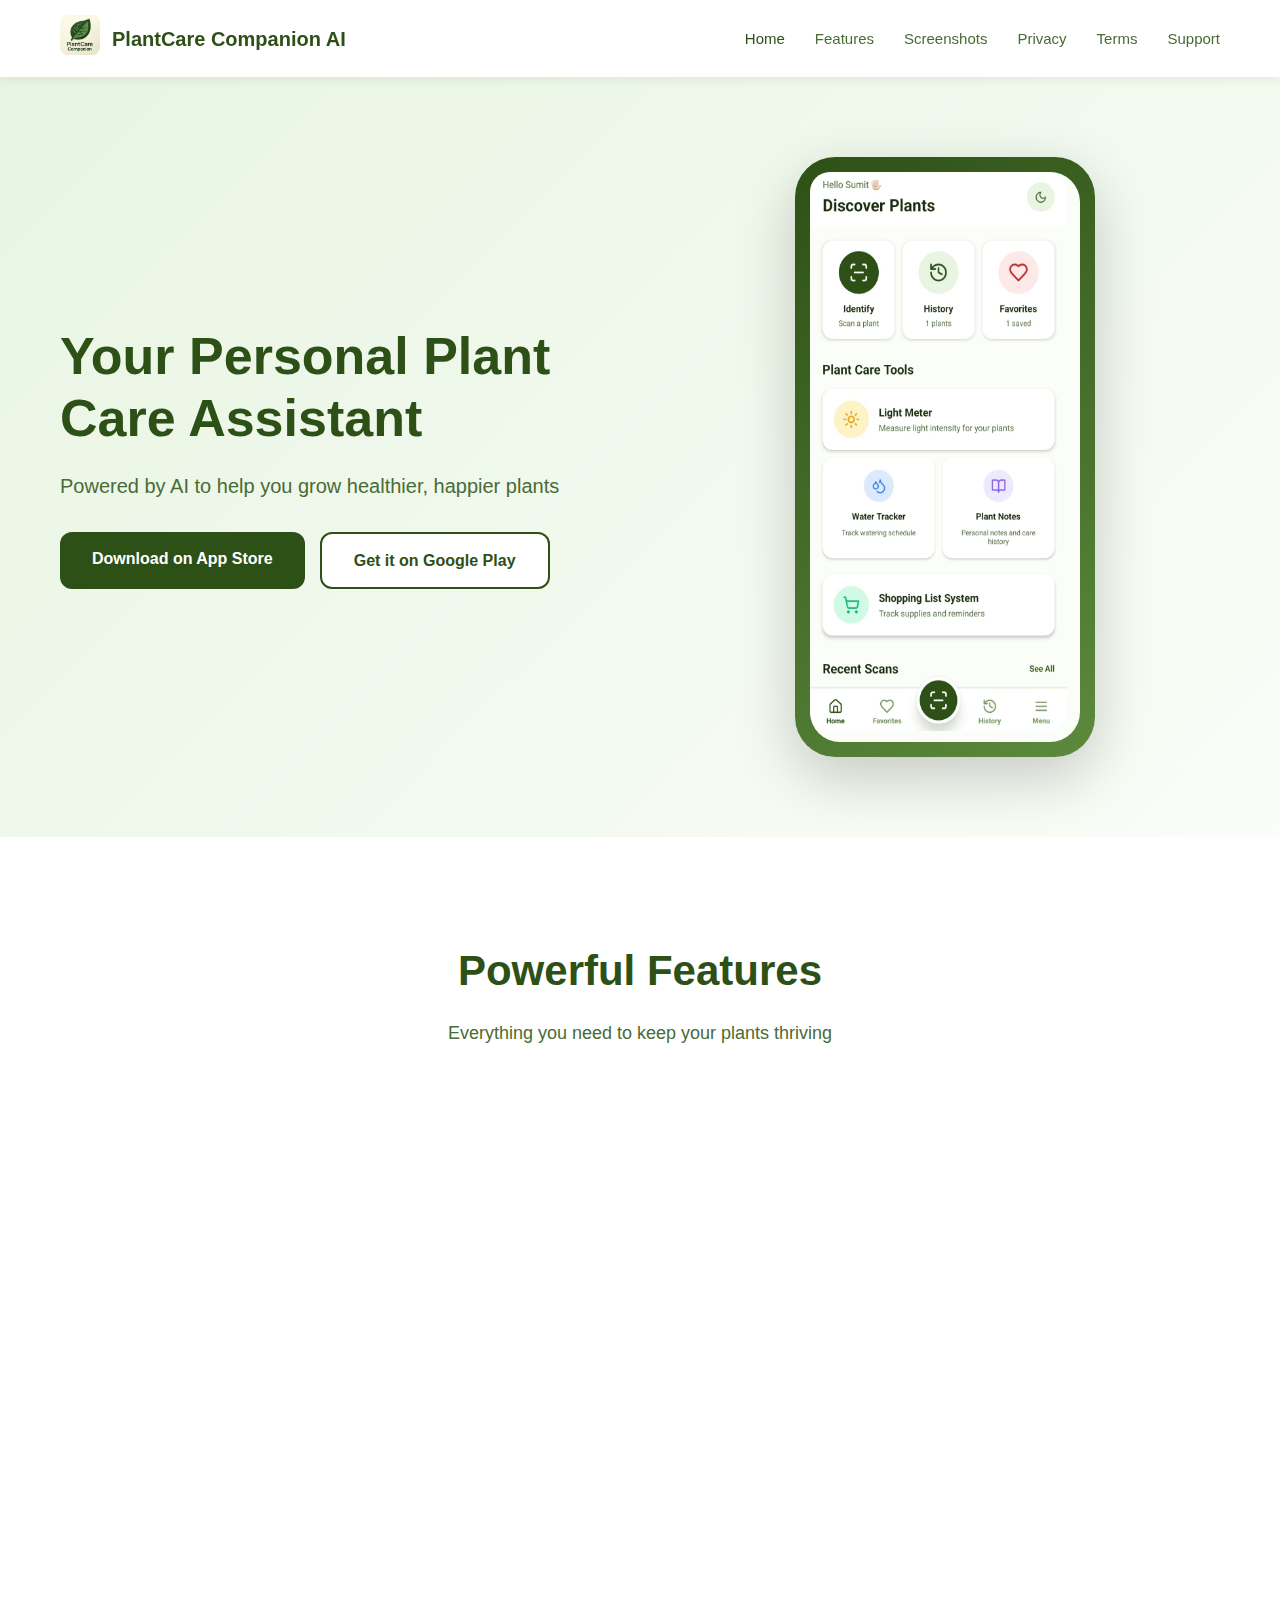
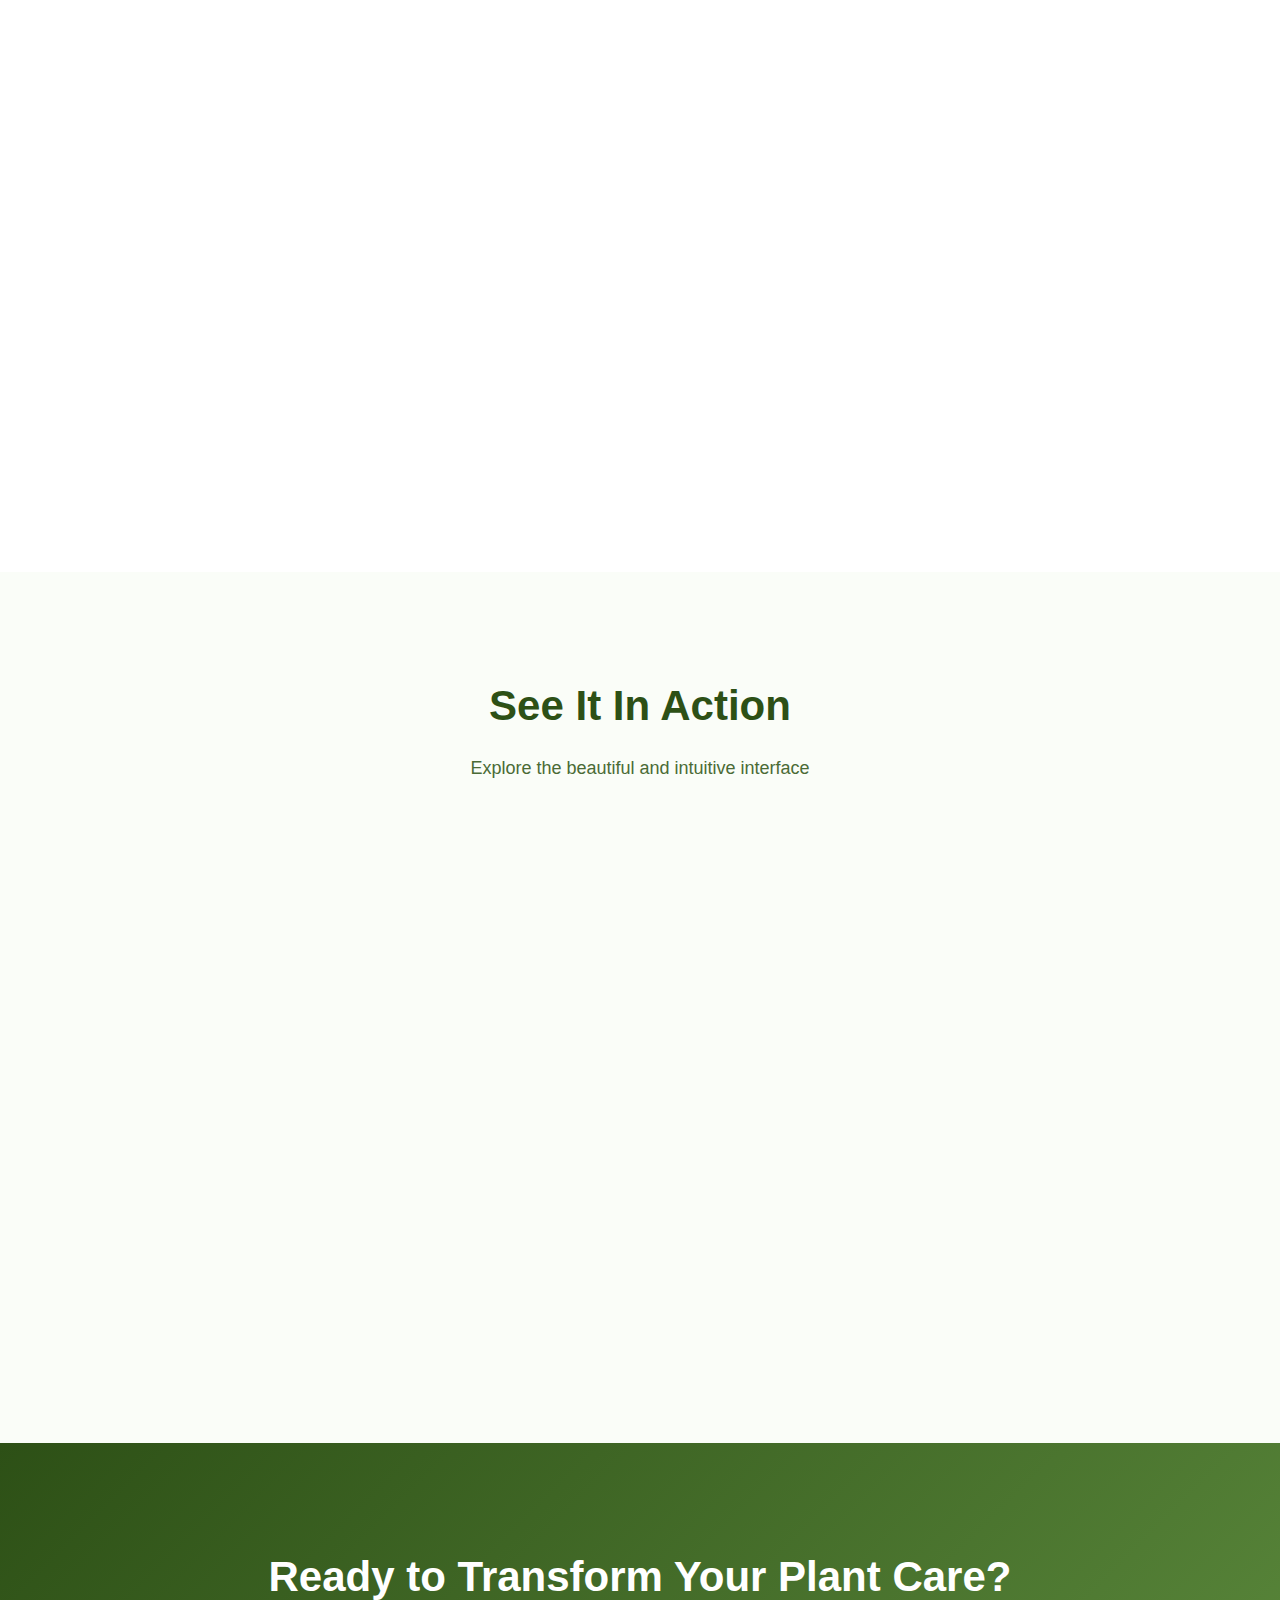
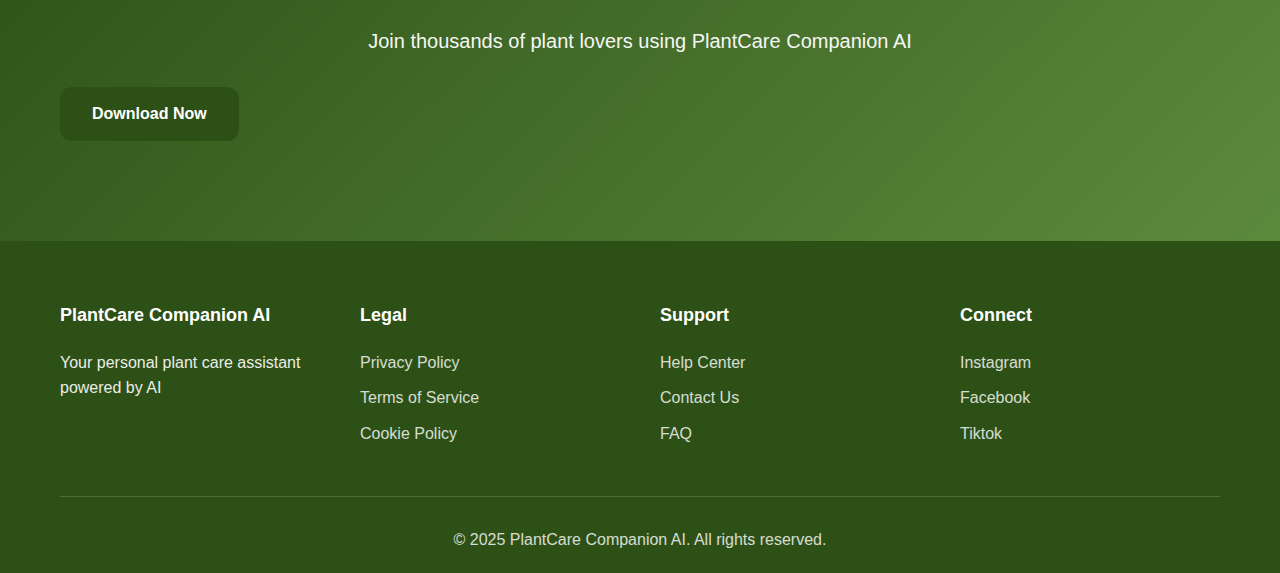
<file: index.html>
<!DOCTYPE html>
<html lang="en">
<head>
    <meta charset="UTF-8">
    <meta name="viewport" content="width=device-width, initial-scale=1.0">
    <title>PlantCare Companion AI - Smart Plant Care Made Simple</title>
	<meta property="og:title" content="PlantCare Companion AI – Your Personal Plant Care Assistant" />
	<meta property="og:description" content="Identify plants, track watering & grow healthier plants with AI." />
	<meta property="og:image" content="https://aiplantcareapp.com/images/icon.png" />
	<meta property="og:url" content="https://aiplantcareapp.com/" />
	<meta property="og:type" content="website" />
	
	<meta name="twitter:card" content="summary_large_image" />
	<meta name="twitter:title" content="PlantCare Companion AI" />
	<meta name="twitter:description" content="AI-powered plant care made simple — identify plants & nurture them easily." />
	<meta name="twitter:image" content="https://aiplantcareapp.com/images/icon.png" />
    <link rel="icon" type="image/x-icon" href="https://aiplantcareapp.com//images/favicon.png">

    <link rel="stylesheet" href="css/styles.css">
</head>
<body>
    <nav class="navbar">
        <div class="container">
            <div class="nav-brand">
                <a href="/" class="nav-link active">
					<img src="images/icon.png" alt="PlantCare Logo" class="nav-logo">
				</a>
                <span class="nav-title">PlantCare Companion AI</span>
            </div>
            <ul class="nav-menu" id="navMenu">
                <li><a href="#home" class="nav-link active">Home</a></li>
                <li><a href="#features" class="nav-link">Features</a></li>
                <li><a href="#screenshots" class="nav-link">Screenshots</a></li>
                <li><a href="privacy-policy.html" class="nav-link">Privacy</a></li>
                <li><a href="terms-of-service.html" class="nav-link">Terms</a></li>
                <li><a href="support.html" class="nav-link">Support</a></li>
            </ul>
            <button class="nav-toggle" id="navToggle">
                <span></span>
                <span></span>
                <span></span>
            </button>
        </div>
    </nav>

    <section id="home" class="hero">
        <div class="container">
            <div class="hero-content">
                <h1 class="hero-title">Your Personal Plant Care Assistant</h1>
                <p class="hero-subtitle">Powered by AI to help you grow healthier, happier plants</p>
                <div class="hero-buttons">
                    <a href="#" class="btn btn-primary">Download on App Store</a>
                    <a href="#" class="btn btn-secondary">Get it on Google Play</a>
                </div>
            </div>
            <div class="hero-image">
                <div class="phone-mockup">
                    <div class="phone-screen">
						<img src="images/main-screen.jpeg" alt="PlantCare Logo" class="main-image">
					</div>
                </div>
            </div>
        </div>
    </section>

    <section id="features" class="features">
        <div class="container">
            <h2 class="section-title">Powerful Features</h2>
            <p class="section-subtitle">Everything you need to keep your plants thriving</p>
            
            <div class="features-grid">
                <div class="feature-card">
                    <div class="feature-icon">🌿</div>
                    <h3>AI Plant Identification</h3>
                    <p>Instantly identify any plant using your camera with advanced AI technology</p>
                </div>

                <div class="feature-card">
                    <div class="feature-icon">💧</div>
                    <h3>Water Tracker</h3>
                    <p>Never forget to water your plants with smart reminders and tracking</p>
                </div>

                <div class="feature-card">
                    <div class="feature-icon">📊</div>
                    <h3>Growth Tracker</h3>
                    <p>Monitor your plant's growth with photos and measurements over time</p>
                </div>

                <div class="feature-card">
                    <div class="feature-icon">☀️</div>
                    <h3>Lux Meter</h3>
                    <p>Measure light levels to ensure optimal growing conditions</p>
                </div>

                <div class="feature-card">
                    <div class="feature-icon">📖</div>
                    <h3>Care Guides</h3>
                    <p>Access comprehensive care instructions for thousands of plant species</p>
                </div>

                <div class="feature-card">
                    <div class="feature-icon">📝</div>
                    <h3>Plant Journal</h3>
                    <p>Document your plant care journey with notes and observations</p>
                </div>

                <div class="feature-card">
                    <div class="feature-icon">🛒</div>
                    <h3>Shopping List</h3>
                    <p>Keep track of plant supplies and accessories you need</p>
                </div>

                <div class="feature-card">
                    <div class="feature-icon">🌍</div>
                    <h3>Multilingual Support</h3>
                    <p>Available in multiple languages for plant lovers worldwide</p>
                </div>

                <div class="feature-card">
                    <div class="feature-icon">🔔</div>
                    <h3>Smart Notifications</h3>
                    <p>Receive timely reminders and daily plant care tips</p>
                </div>
            </div>
        </div>
    </section>

    <section id="screenshots" class="screenshots">
        <div class="container">
            <h2 class="section-title">See It In Action</h2>
            <p class="section-subtitle">Explore the beautiful and intuitive interface</p>
            
            <div class="screenshots-grid">
                <div class="screenshot-item">
                    <div class="screenshot-placeholder">
                        <img src="images/Plant Identification.jpeg" alt="Plant Identification" class="screenshot-image">
                    </div>
                </div>
                <div class="screenshot-item">
                    <div class="screenshot-placeholder">
                        <img src="images/water-tracker.jpeg" alt="Water Tracker" class="screenshot-image">
                    </div>
                </div>
                <div class="screenshot-item">
                    <div class="screenshot-placeholder">
                        <img src="images/shopping-list.jpeg" alt="Shopping List" class="screenshot-image">
                    </div>
                </div>
                <div class="screenshot-item">
                    <div class="screenshot-placeholder">
                        <img src="images/notification-settings.jpeg" alt="Notification Settings" class="screenshot-image">
                    </div>
                </div>
            </div>
        </div>
    </section>

    <section class="cta">
        <div class="container">
            <h2>Ready to Transform Your Plant Care?</h2>
            <p>Join thousands of plant lovers using PlantCare Companion AI</p>
            <div class="hero-buttons">
                <a href="#" class="btn btn-primary">Download Now</a>
            </div>
        </div>
    </section>

    <footer class="footer">
        <div class="container">
            <div class="footer-content">
                <div class="footer-section">
                    <h4>PlantCare Companion AI</h4>
                    <p>Your personal plant care assistant powered by AI</p>
                </div>
                <div class="footer-section">
                    <h4>Legal</h4>
                    <ul>
                        <li><a href="privacy-policy.html">Privacy Policy</a></li>
                        <li><a href="terms-of-service.html">Terms of Service</a></li>
                        <li><a href="cookie-policy.html">Cookie Policy</a></li>
                    </ul>
                </div>
                <div class="footer-section">
                    <h4>Support</h4>
                    <ul>
                        <li><a href="support.html">Help Center</a></li>
                        <li><a href="support.html#contact">Contact Us</a></li>
                        <li><a href="support.html#faq">FAQ</a></li>
                    </ul>
                </div>
                <div class="footer-section">
                    <h4>Connect</h4>
                    <div class="social-links">
                        <a href="https://www.instagram.com/plantcareaiapp" class="social-link">Instagram</a>
                        <a href="https://www.facebook.com/aiplantcareapp" class="social-link">Facebook</a>
						<a href="https://www.tiktok.com/@plantcareai" class="social-link">Tiktok</a>
                    </div>
                </div>
            </div>
            <div class="footer-bottom">
                <p>&copy; 2025 PlantCare Companion AI. All rights reserved.</p>
            </div>
        </div>
    </footer>

    <script src="js/script.js"></script>
</body>
</html>
</file>
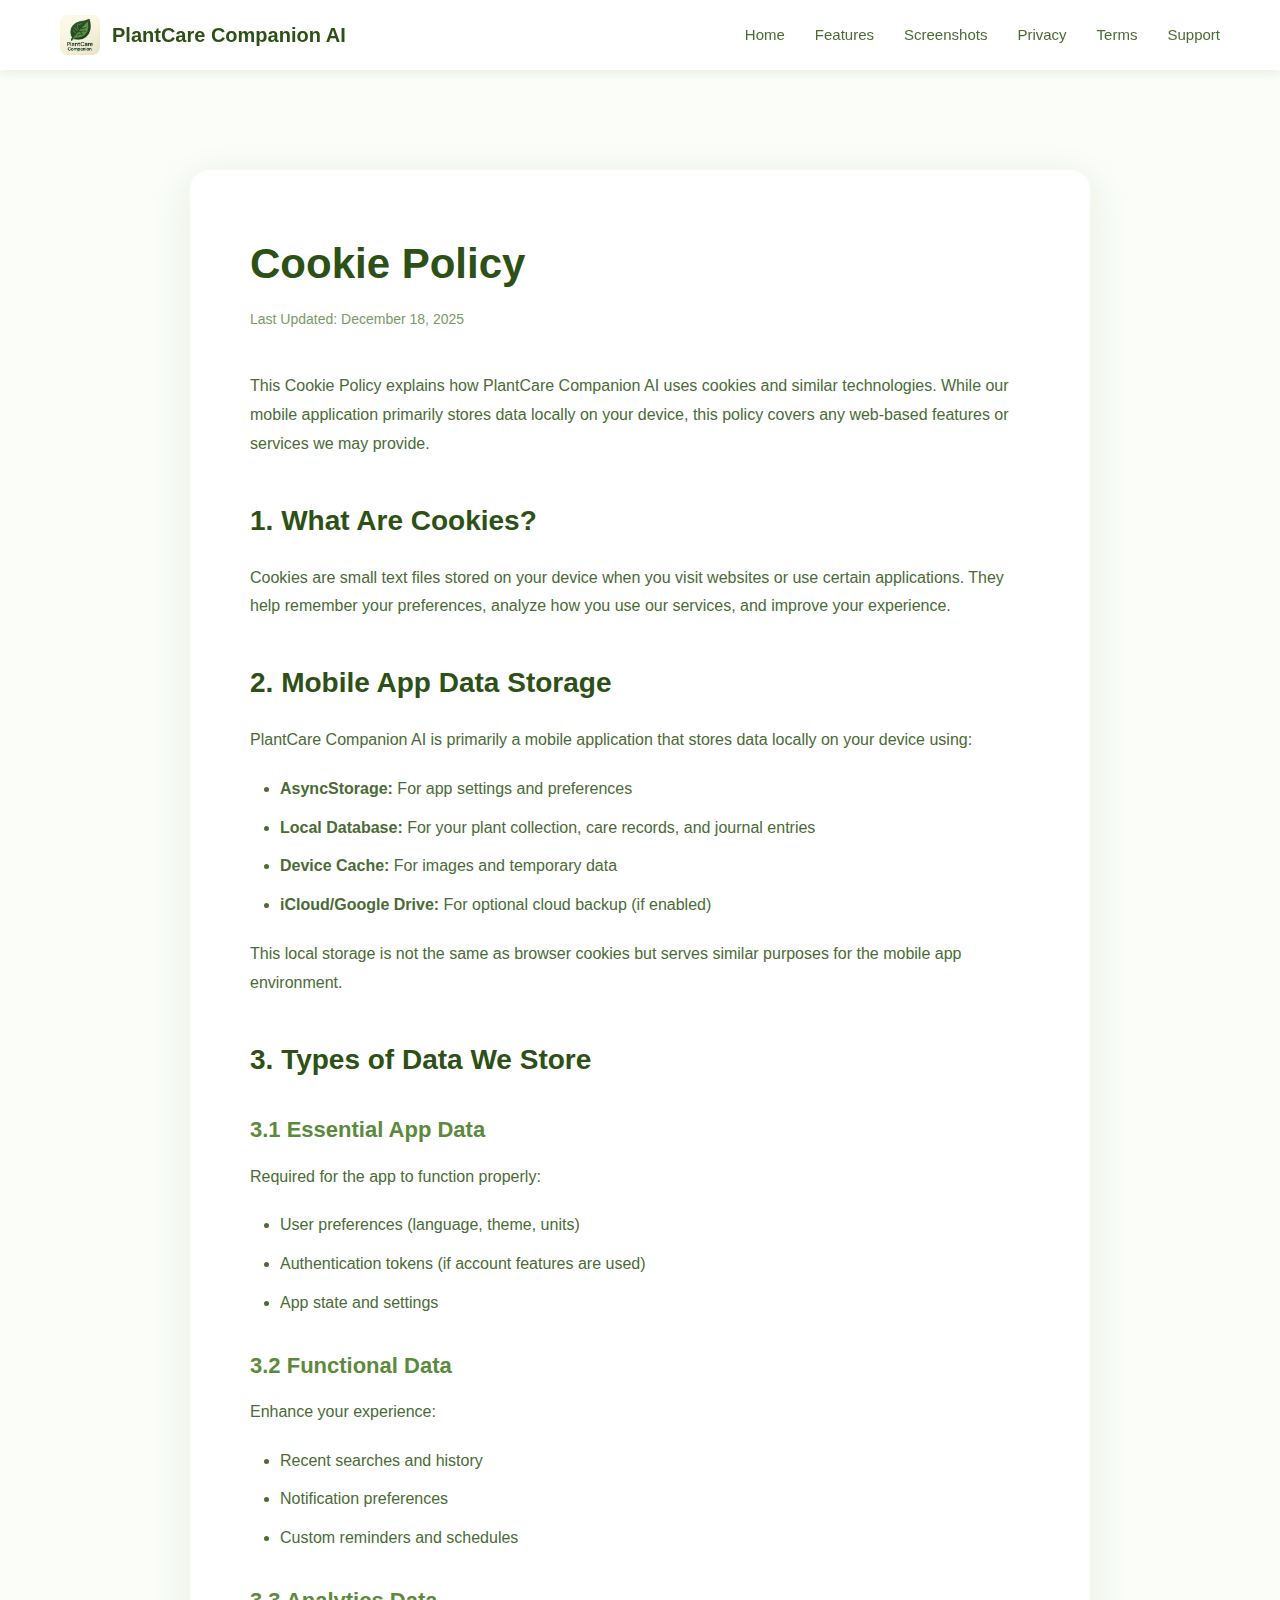
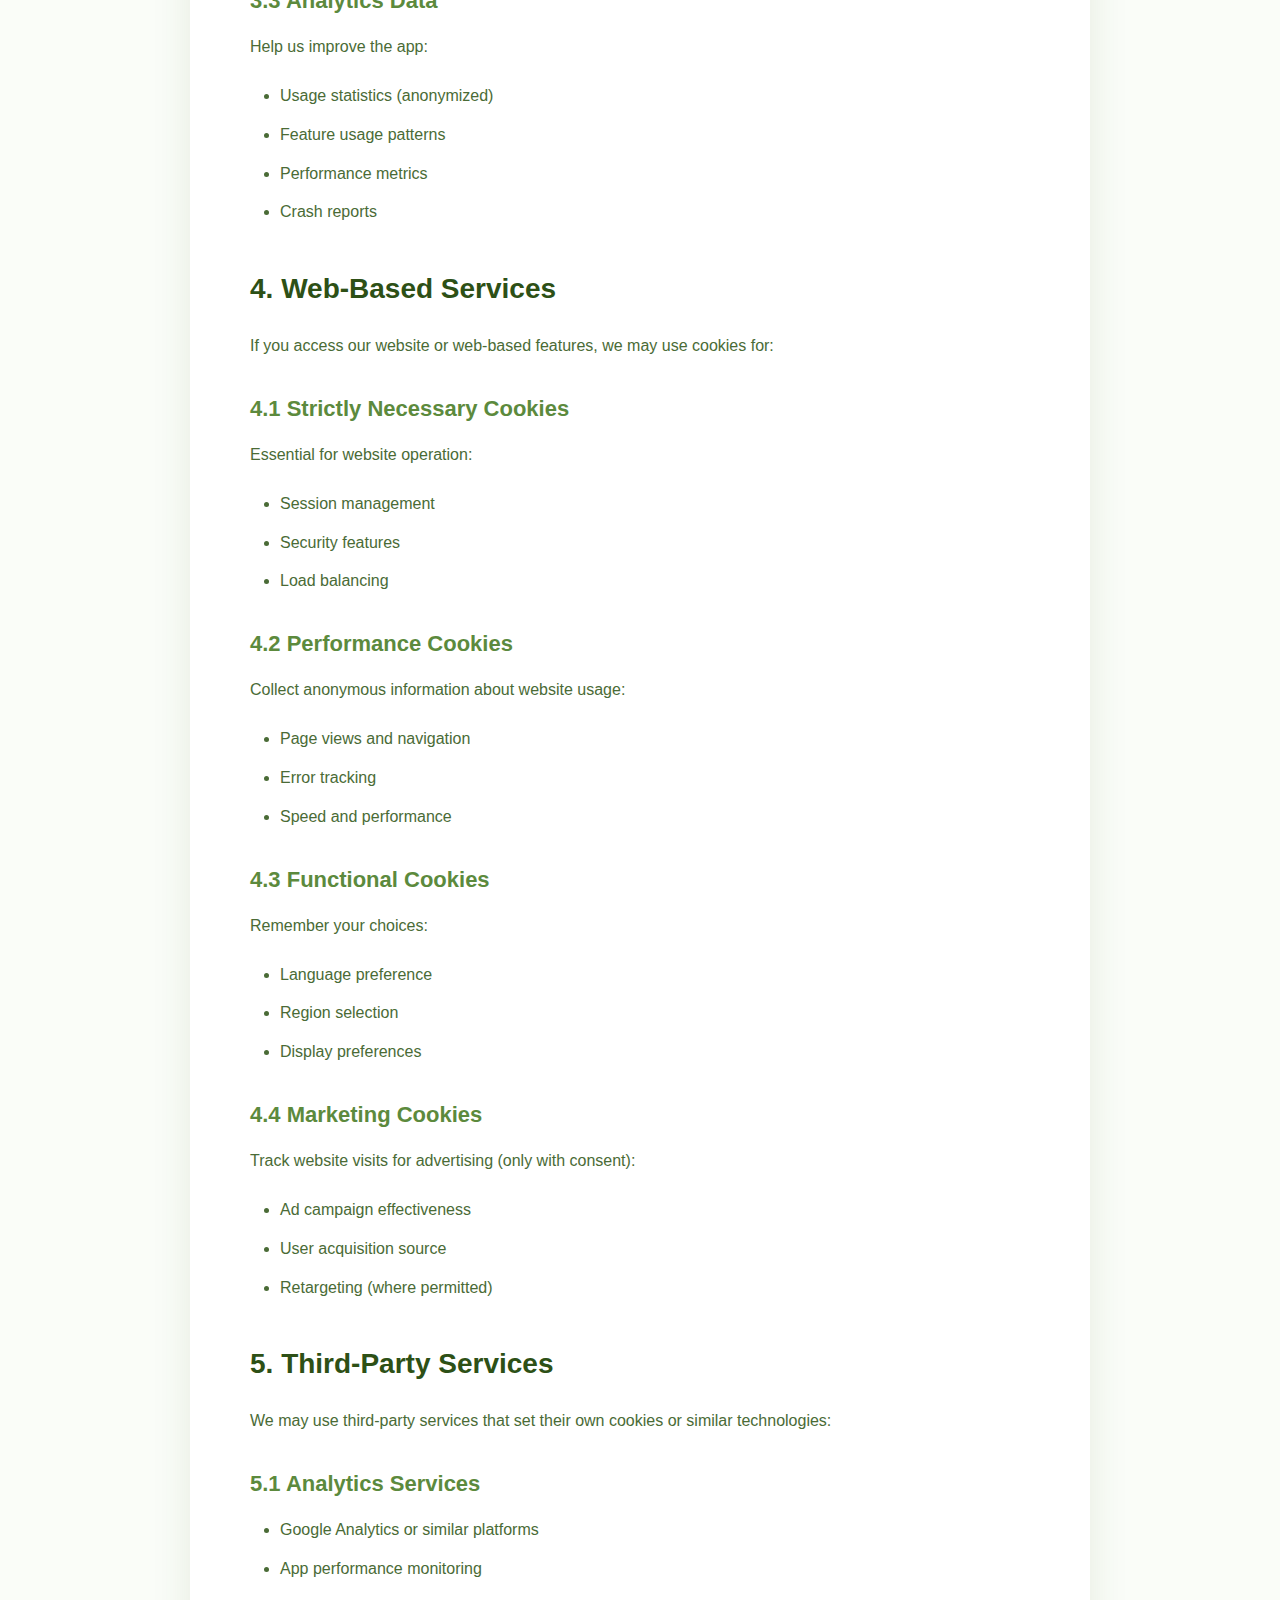
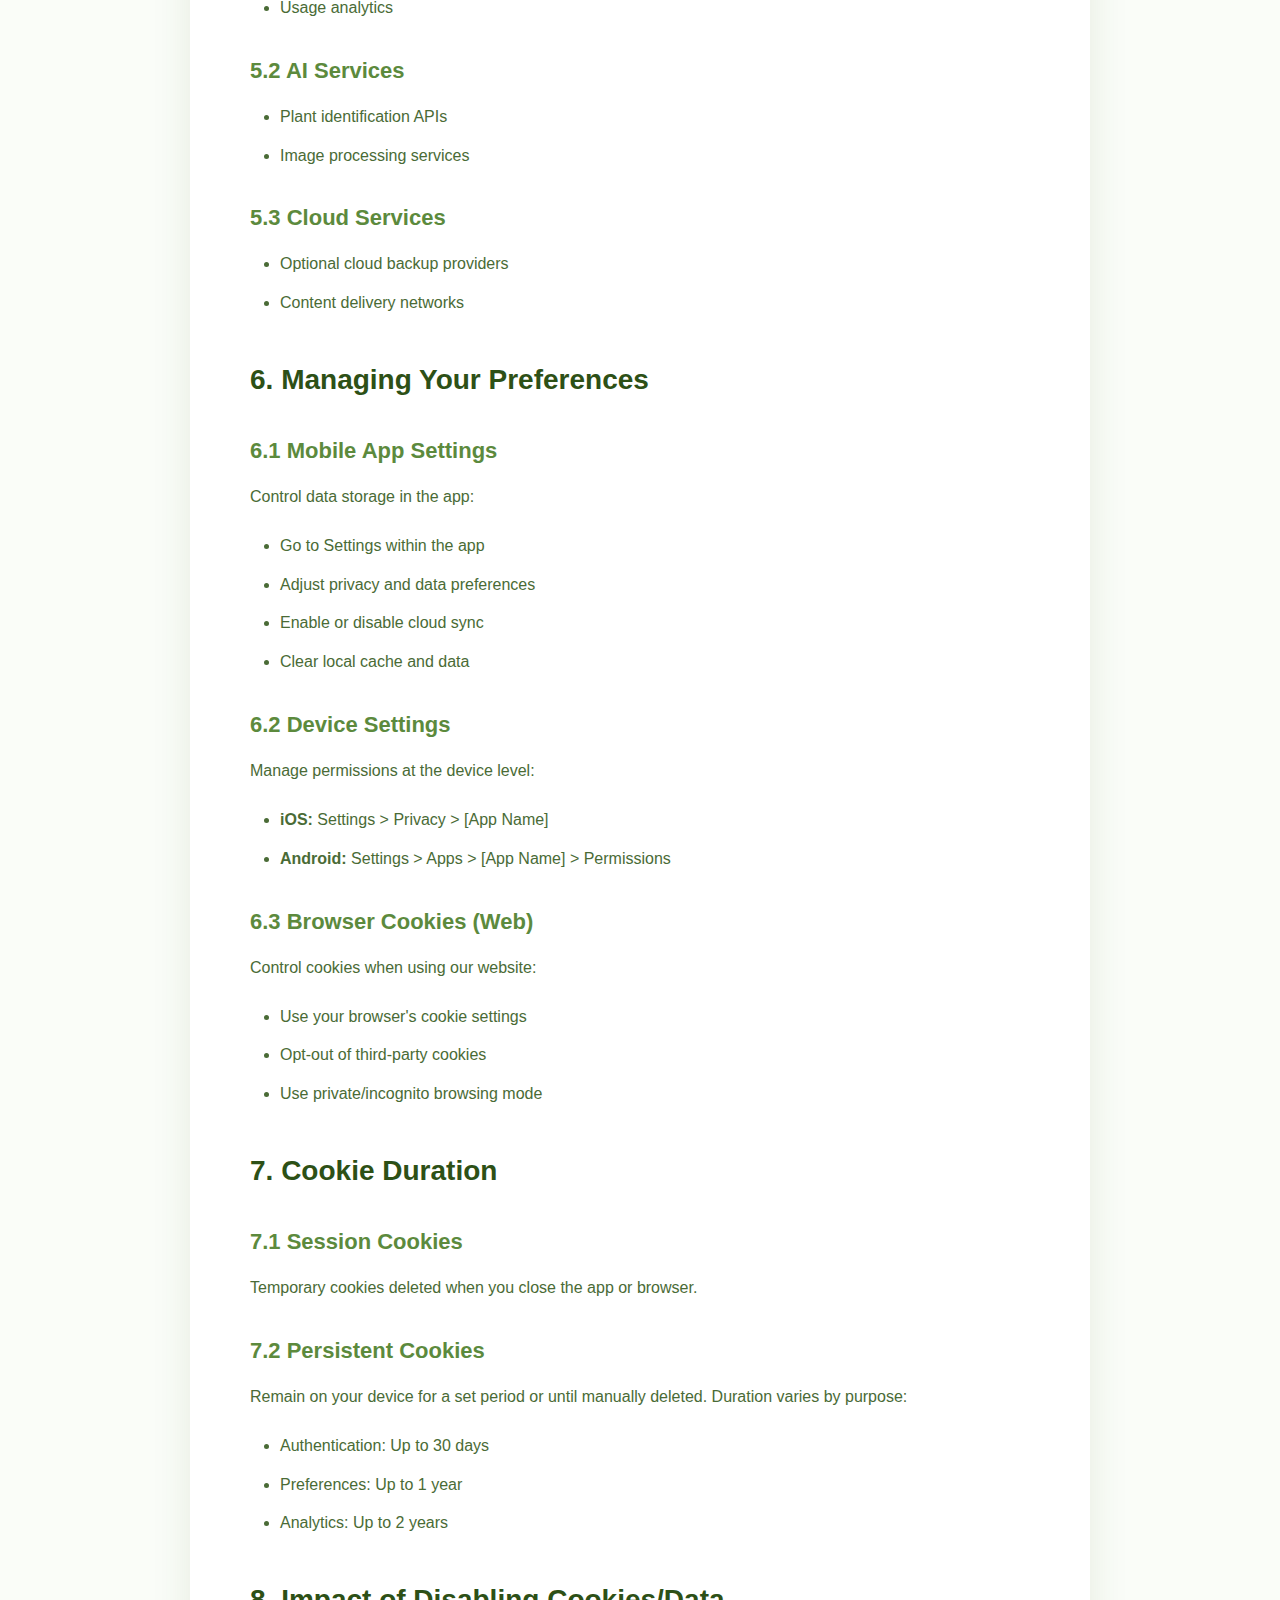
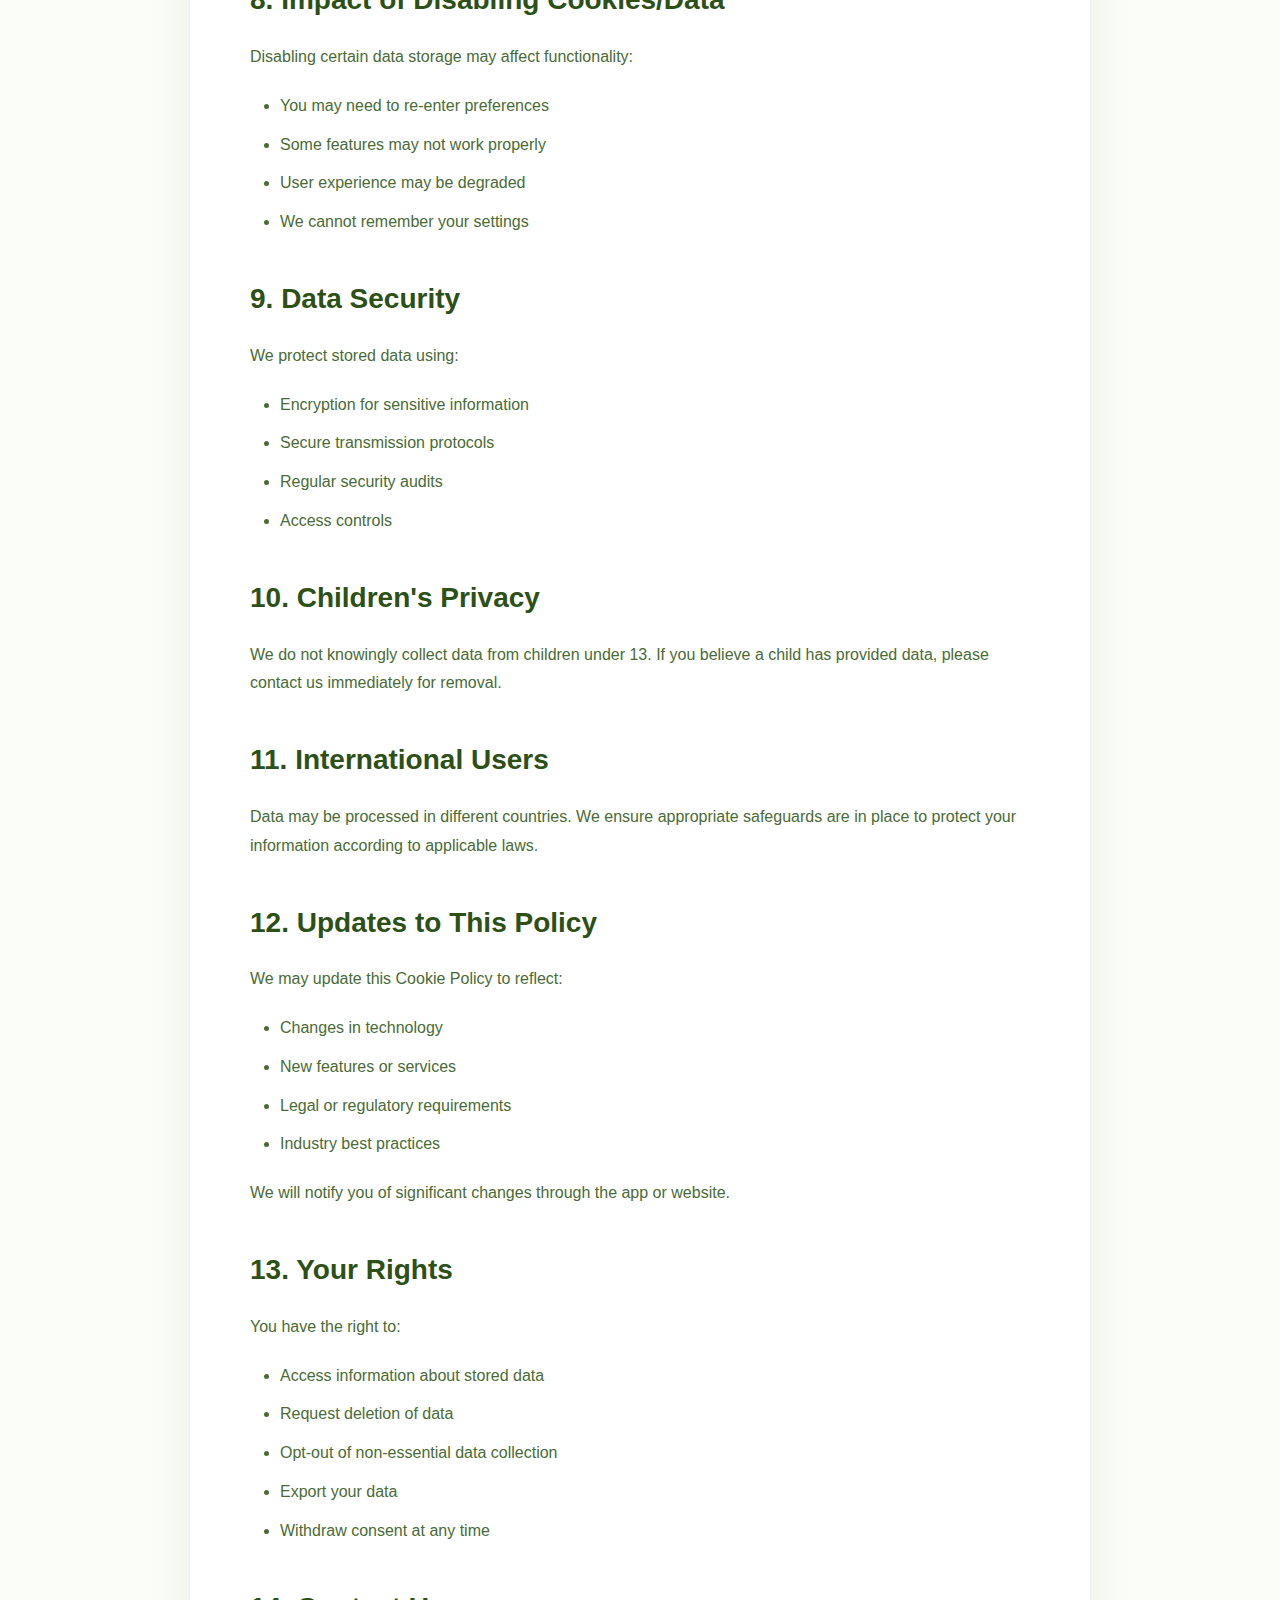
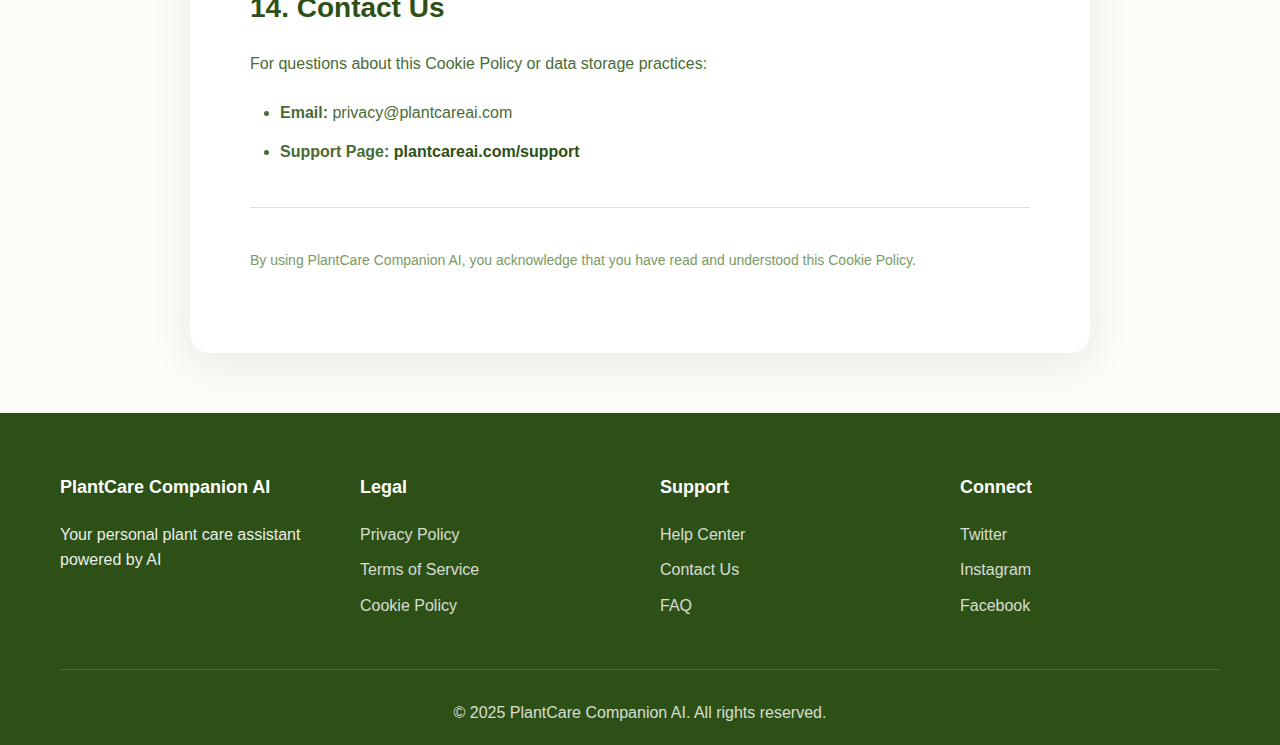
<file: cookie-policy.html>
<!DOCTYPE html>
<html lang="en">
<head>
    <meta charset="UTF-8">
    <meta name="viewport" content="width=device-width, initial-scale=1.0">
    <title>Cookie Policy - PlantCare Companion AI</title>
    <link rel="stylesheet" href="css/styles.css">
</head>
<body>
    <nav class="navbar">
        <div class="container">
            <div class="nav-brand">
                <img src="images/icon.png" alt="PlantCare Logo" class="nav-logo">
                <span class="nav-title">PlantCare Companion AI</span>
            </div>
            <ul class="nav-menu" id="navMenu">
                <li><a href="index.html" class="nav-link">Home</a></li>
                <li><a href="index.html#features" class="nav-link">Features</a></li>
                <li><a href="index.html#screenshots" class="nav-link">Screenshots</a></li>
                <li><a href="privacy-policy.html" class="nav-link">Privacy</a></li>
                <li><a href="terms-of-service.html" class="nav-link">Terms</a></li>
                <li><a href="support.html" class="nav-link">Support</a></li>
            </ul>
            <button class="nav-toggle" id="navToggle">
                <span></span>
                <span></span>
                <span></span>
            </button>
        </div>
    </nav>

    <section class="legal-page">
        <div class="container">
            <div class="legal-content">
                <h1>Cookie Policy</h1>
                <p class="last-updated">Last Updated: December 18, 2025</p>

                <p>This Cookie Policy explains how PlantCare Companion AI uses cookies and similar technologies. While our mobile application primarily stores data locally on your device, this policy covers any web-based features or services we may provide.</p>

                <h2>1. What Are Cookies?</h2>

                <p>Cookies are small text files stored on your device when you visit websites or use certain applications. They help remember your preferences, analyze how you use our services, and improve your experience.</p>

                <h2>2. Mobile App Data Storage</h2>

                <p>PlantCare Companion AI is primarily a mobile application that stores data locally on your device using:</p>

                <ul>
                    <li><strong>AsyncStorage:</strong> For app settings and preferences</li>
                    <li><strong>Local Database:</strong> For your plant collection, care records, and journal entries</li>
                    <li><strong>Device Cache:</strong> For images and temporary data</li>
                    <li><strong>iCloud/Google Drive:</strong> For optional cloud backup (if enabled)</li>
                </ul>

                <p>This local storage is not the same as browser cookies but serves similar purposes for the mobile app environment.</p>

                <h2>3. Types of Data We Store</h2>

                <h3>3.1 Essential App Data</h3>
                <p>Required for the app to function properly:</p>
                <ul>
                    <li>User preferences (language, theme, units)</li>
                    <li>Authentication tokens (if account features are used)</li>
                    <li>App state and settings</li>
                </ul>

                <h3>3.2 Functional Data</h3>
                <p>Enhance your experience:</p>
                <ul>
                    <li>Recent searches and history</li>
                    <li>Notification preferences</li>
                    <li>Custom reminders and schedules</li>
                </ul>

                <h3>3.3 Analytics Data</h3>
                <p>Help us improve the app:</p>
                <ul>
                    <li>Usage statistics (anonymized)</li>
                    <li>Feature usage patterns</li>
                    <li>Performance metrics</li>
                    <li>Crash reports</li>
                </ul>

                <h2>4. Web-Based Services</h2>

                <p>If you access our website or web-based features, we may use cookies for:</p>

                <h3>4.1 Strictly Necessary Cookies</h3>
                <p>Essential for website operation:</p>
                <ul>
                    <li>Session management</li>
                    <li>Security features</li>
                    <li>Load balancing</li>
                </ul>

                <h3>4.2 Performance Cookies</h3>
                <p>Collect anonymous information about website usage:</p>
                <ul>
                    <li>Page views and navigation</li>
                    <li>Error tracking</li>
                    <li>Speed and performance</li>
                </ul>

                <h3>4.3 Functional Cookies</h3>
                <p>Remember your choices:</p>
                <ul>
                    <li>Language preference</li>
                    <li>Region selection</li>
                    <li>Display preferences</li>
                </ul>

                <h3>4.4 Marketing Cookies</h3>
                <p>Track website visits for advertising (only with consent):</p>
                <ul>
                    <li>Ad campaign effectiveness</li>
                    <li>User acquisition source</li>
                    <li>Retargeting (where permitted)</li>
                </ul>

                <h2>5. Third-Party Services</h2>

                <p>We may use third-party services that set their own cookies or similar technologies:</p>

                <h3>5.1 Analytics Services</h3>
                <ul>
                    <li>Google Analytics or similar platforms</li>
                    <li>App performance monitoring</li>
                    <li>Usage analytics</li>
                </ul>

                <h3>5.2 AI Services</h3>
                <ul>
                    <li>Plant identification APIs</li>
                    <li>Image processing services</li>
                </ul>

                <h3>5.3 Cloud Services</h3>
                <ul>
                    <li>Optional cloud backup providers</li>
                    <li>Content delivery networks</li>
                </ul>

                <h2>6. Managing Your Preferences</h2>

                <h3>6.1 Mobile App Settings</h3>
                <p>Control data storage in the app:</p>
                <ul>
                    <li>Go to Settings within the app</li>
                    <li>Adjust privacy and data preferences</li>
                    <li>Enable or disable cloud sync</li>
                    <li>Clear local cache and data</li>
                </ul>

                <h3>6.2 Device Settings</h3>
                <p>Manage permissions at the device level:</p>
                <ul>
                    <li><strong>iOS:</strong> Settings > Privacy > [App Name]</li>
                    <li><strong>Android:</strong> Settings > Apps > [App Name] > Permissions</li>
                </ul>

                <h3>6.3 Browser Cookies (Web)</h3>
                <p>Control cookies when using our website:</p>
                <ul>
                    <li>Use your browser's cookie settings</li>
                    <li>Opt-out of third-party cookies</li>
                    <li>Use private/incognito browsing mode</li>
                </ul>

                <h2>7. Cookie Duration</h2>

                <h3>7.1 Session Cookies</h3>
                <p>Temporary cookies deleted when you close the app or browser.</p>

                <h3>7.2 Persistent Cookies</h3>
                <p>Remain on your device for a set period or until manually deleted. Duration varies by purpose:</p>
                <ul>
                    <li>Authentication: Up to 30 days</li>
                    <li>Preferences: Up to 1 year</li>
                    <li>Analytics: Up to 2 years</li>
                </ul>

                <h2>8. Impact of Disabling Cookies/Data</h2>

                <p>Disabling certain data storage may affect functionality:</p>

                <ul>
                    <li>You may need to re-enter preferences</li>
                    <li>Some features may not work properly</li>
                    <li>User experience may be degraded</li>
                    <li>We cannot remember your settings</li>
                </ul>

                <h2>9. Data Security</h2>

                <p>We protect stored data using:</p>
                <ul>
                    <li>Encryption for sensitive information</li>
                    <li>Secure transmission protocols</li>
                    <li>Regular security audits</li>
                    <li>Access controls</li>
                </ul>

                <h2>10. Children's Privacy</h2>

                <p>We do not knowingly collect data from children under 13. If you believe a child has provided data, please contact us immediately for removal.</p>

                <h2>11. International Users</h2>

                <p>Data may be processed in different countries. We ensure appropriate safeguards are in place to protect your information according to applicable laws.</p>

                <h2>12. Updates to This Policy</h2>

                <p>We may update this Cookie Policy to reflect:</p>
                <ul>
                    <li>Changes in technology</li>
                    <li>New features or services</li>
                    <li>Legal or regulatory requirements</li>
                    <li>Industry best practices</li>
                </ul>

                <p>We will notify you of significant changes through the app or website.</p>

                <h2>13. Your Rights</h2>

                <p>You have the right to:</p>
                <ul>
                    <li>Access information about stored data</li>
                    <li>Request deletion of data</li>
                    <li>Opt-out of non-essential data collection</li>
                    <li>Export your data</li>
                    <li>Withdraw consent at any time</li>
                </ul>

                <h2>14. Contact Us</h2>

                <p>For questions about this Cookie Policy or data storage practices:</p>

                <ul>
                    <li><strong>Email:</strong> privacy@plantcareai.com</li>
                    <li><strong>Support Page:</strong> <a href="support.html">plantcareai.com/support</a></li>
                </ul>

                <hr style="margin: 40px 0; border: none; border-top: 1px solid var(--border);">

                <p style="font-size: 14px; color: var(--text-tertiary);">By using PlantCare Companion AI, you acknowledge that you have read and understood this Cookie Policy.</p>
            </div>
        </div>
    </section>

    <footer class="footer">
        <div class="container">
            <div class="footer-content">
                <div class="footer-section">
                    <h4>PlantCare Companion AI</h4>
                    <p>Your personal plant care assistant powered by AI</p>
                </div>
                <div class="footer-section">
                    <h4>Legal</h4>
                    <ul>
                        <li><a href="privacy-policy.html">Privacy Policy</a></li>
                        <li><a href="terms-of-service.html">Terms of Service</a></li>
                        <li><a href="cookie-policy.html">Cookie Policy</a></li>
                    </ul>
                </div>
                <div class="footer-section">
                    <h4>Support</h4>
                    <ul>
                        <li><a href="support.html">Help Center</a></li>
                        <li><a href="support.html#contact">Contact Us</a></li>
                        <li><a href="support.html#faq">FAQ</a></li>
                    </ul>
                </div>
                <div class="footer-section">
                    <h4>Connect</h4>
                    <div class="social-links">
                        <a href="#" class="social-link">Twitter</a>
                        <a href="#" class="social-link">Instagram</a>
                        <a href="#" class="social-link">Facebook</a>
                    </div>
                </div>
            </div>
            <div class="footer-bottom">
                <p>&copy; 2025 PlantCare Companion AI. All rights reserved.</p>
            </div>
        </div>
    </footer>

    <script src="js/script.js"></script>
</body>
</html>
</file>
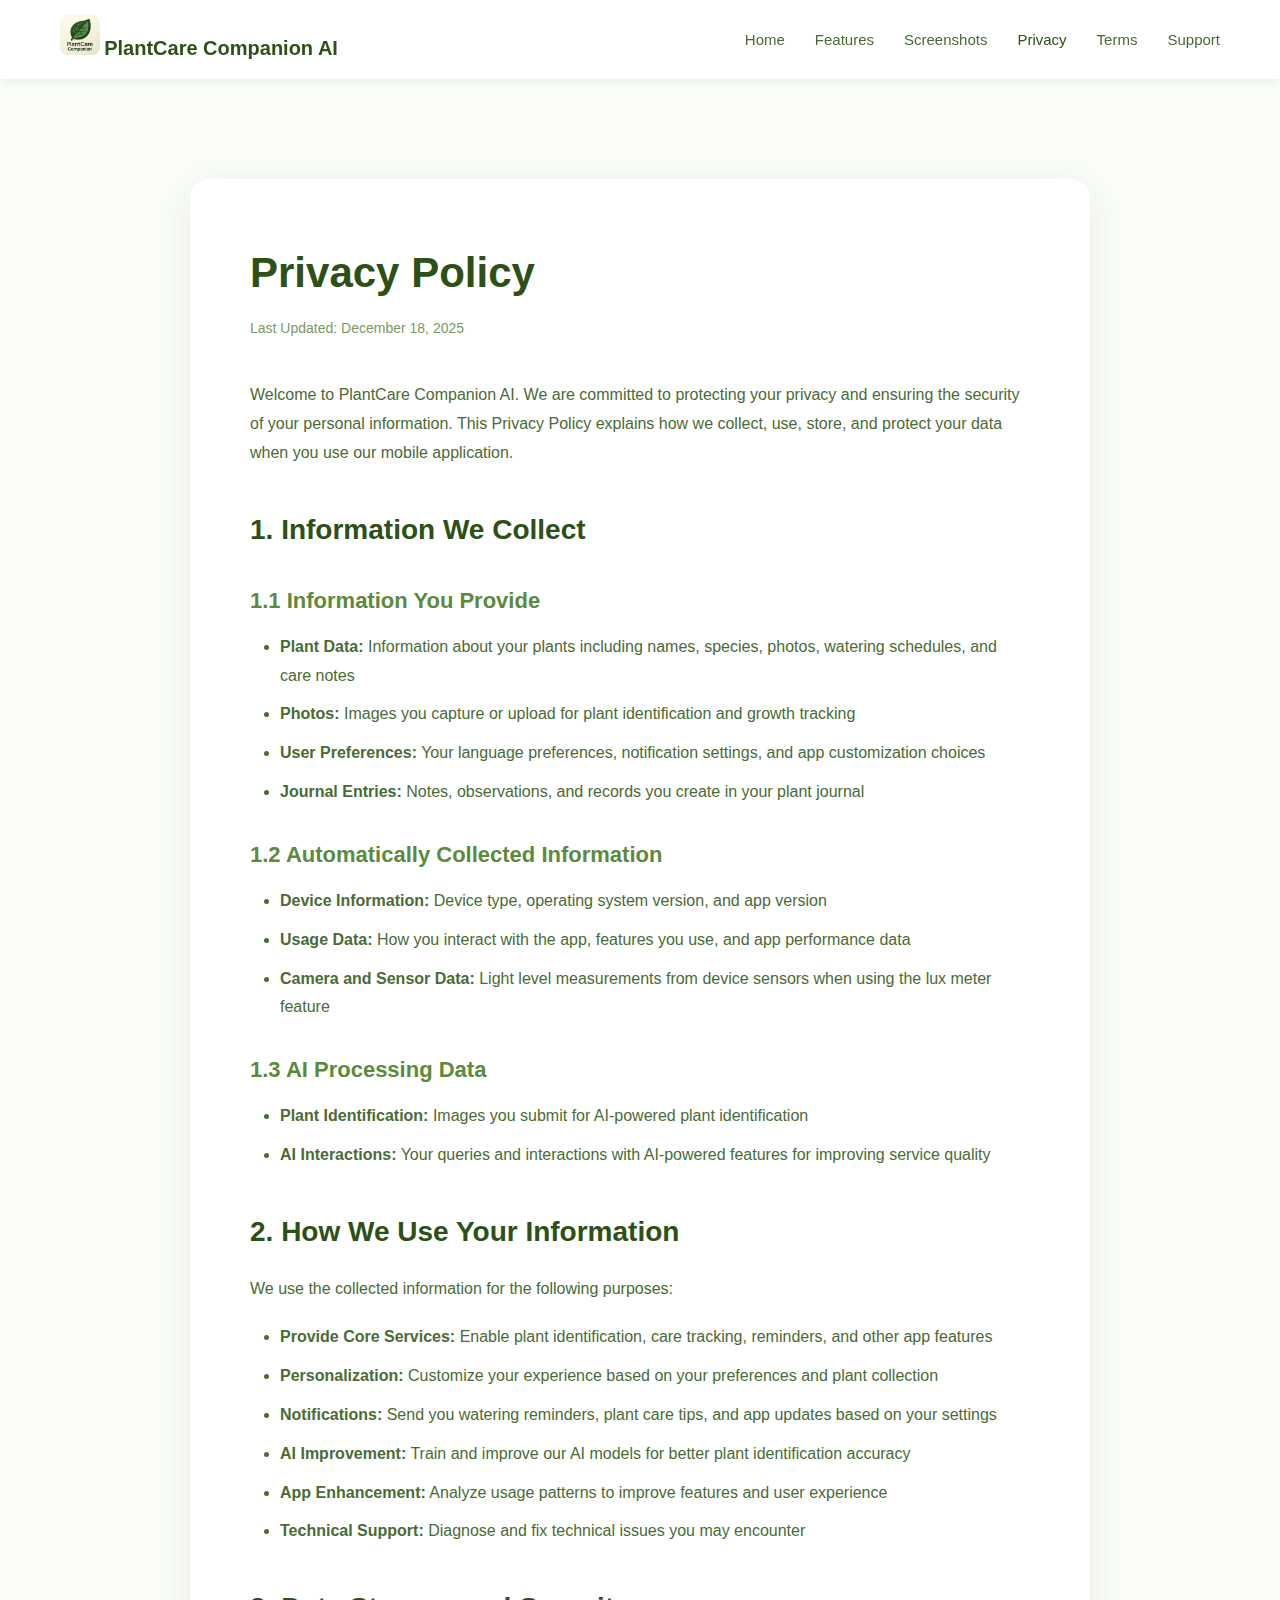
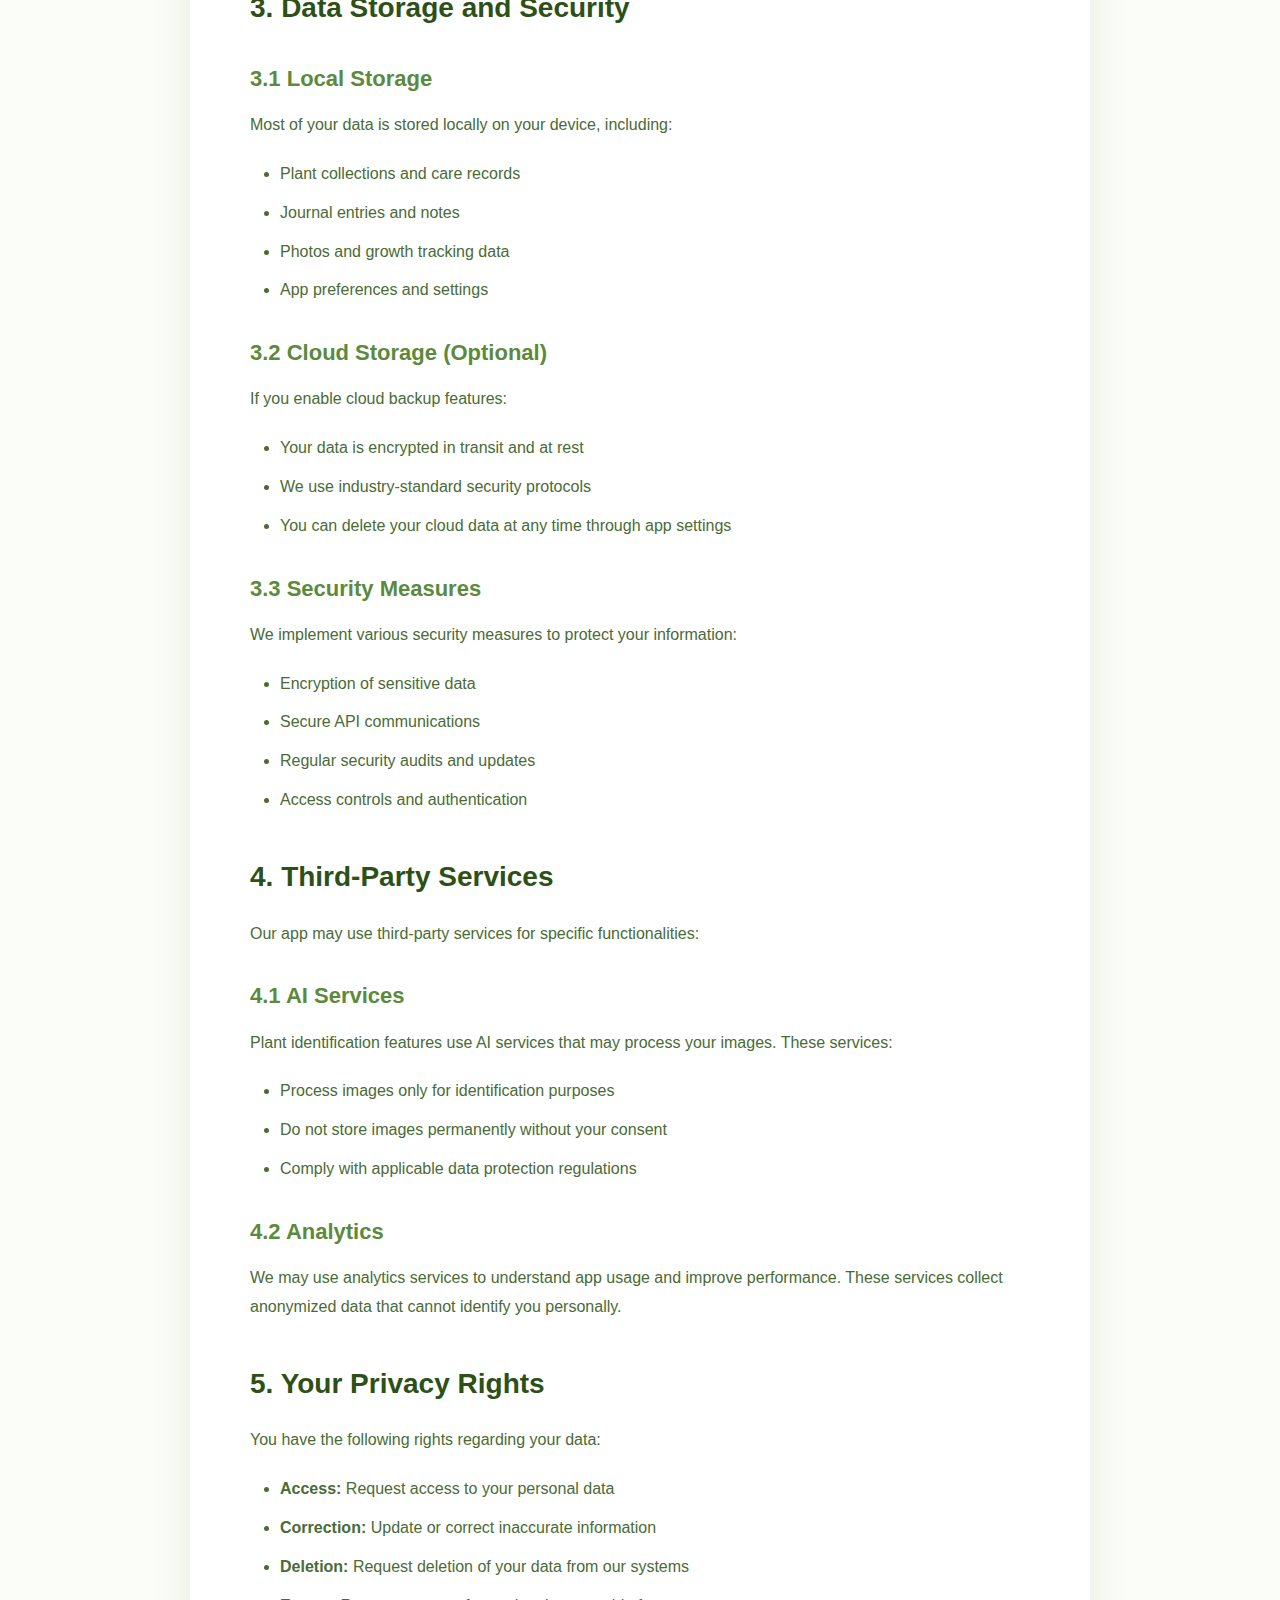
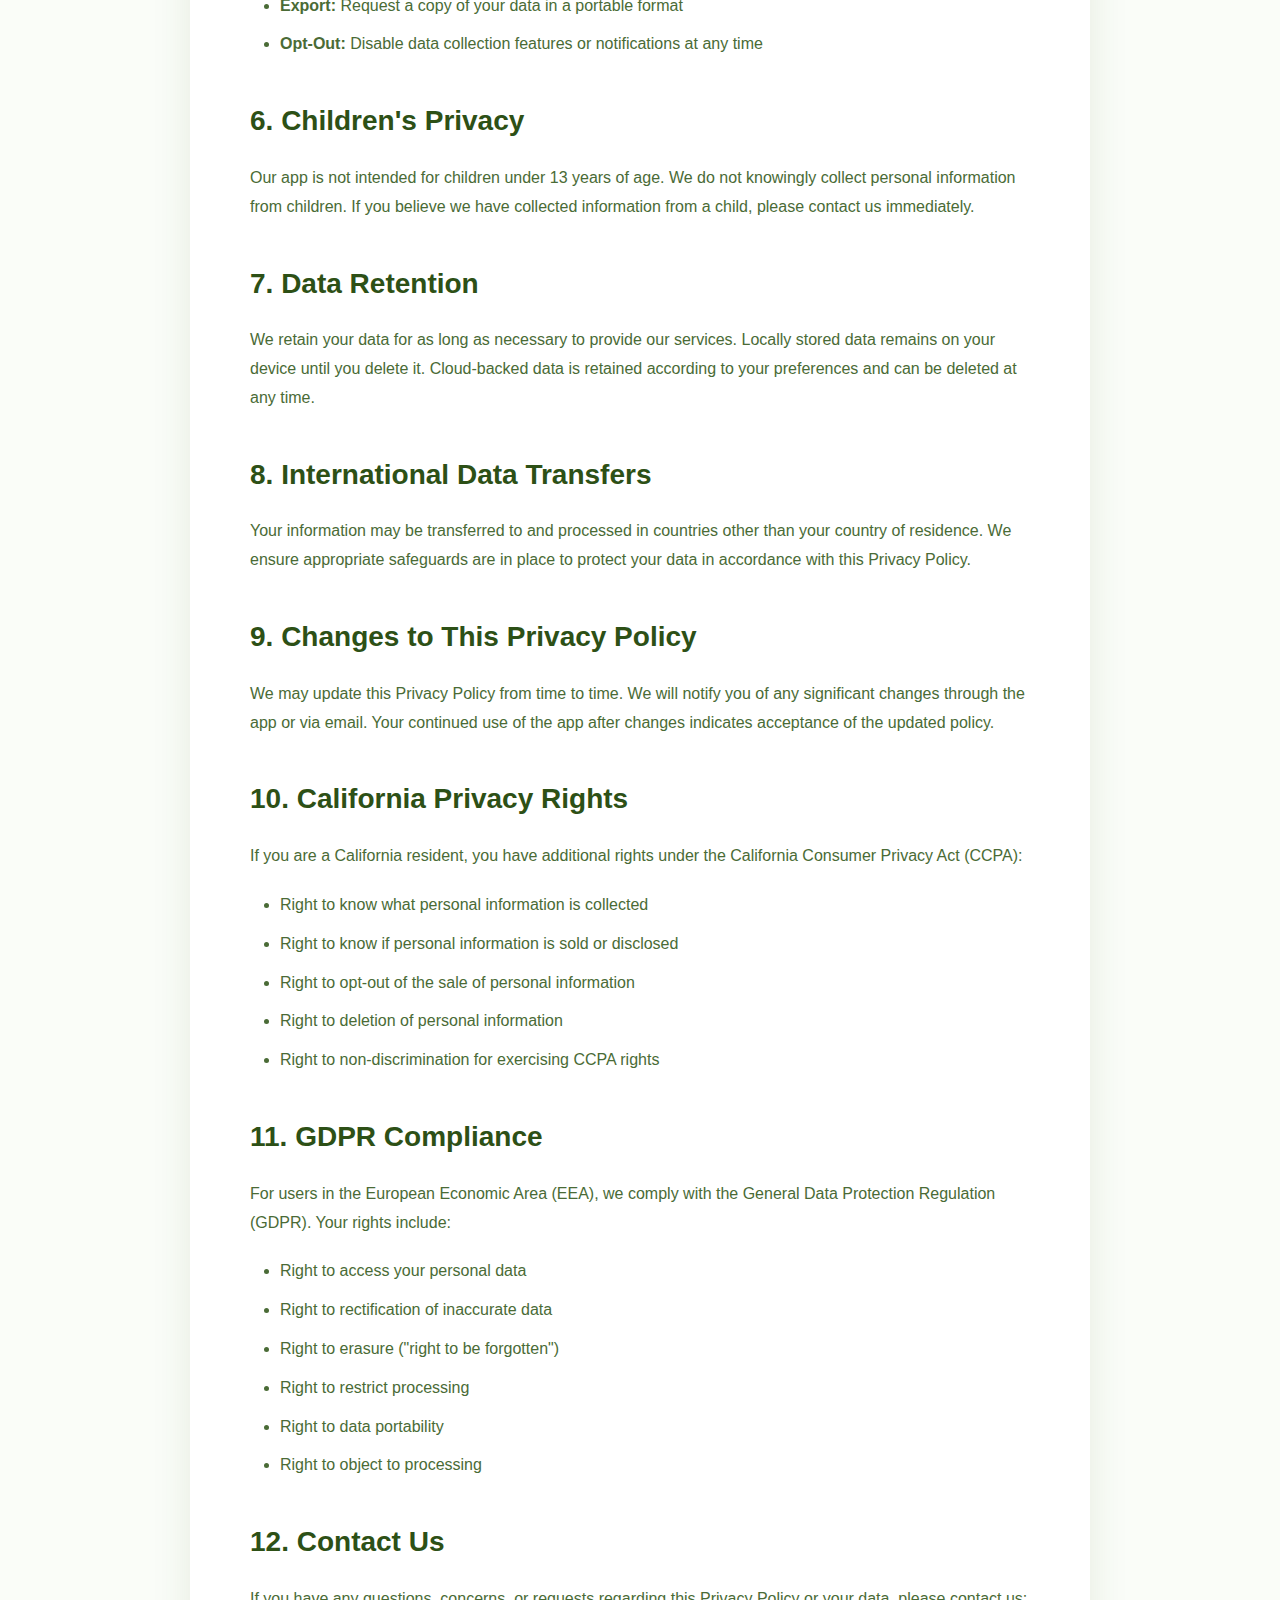
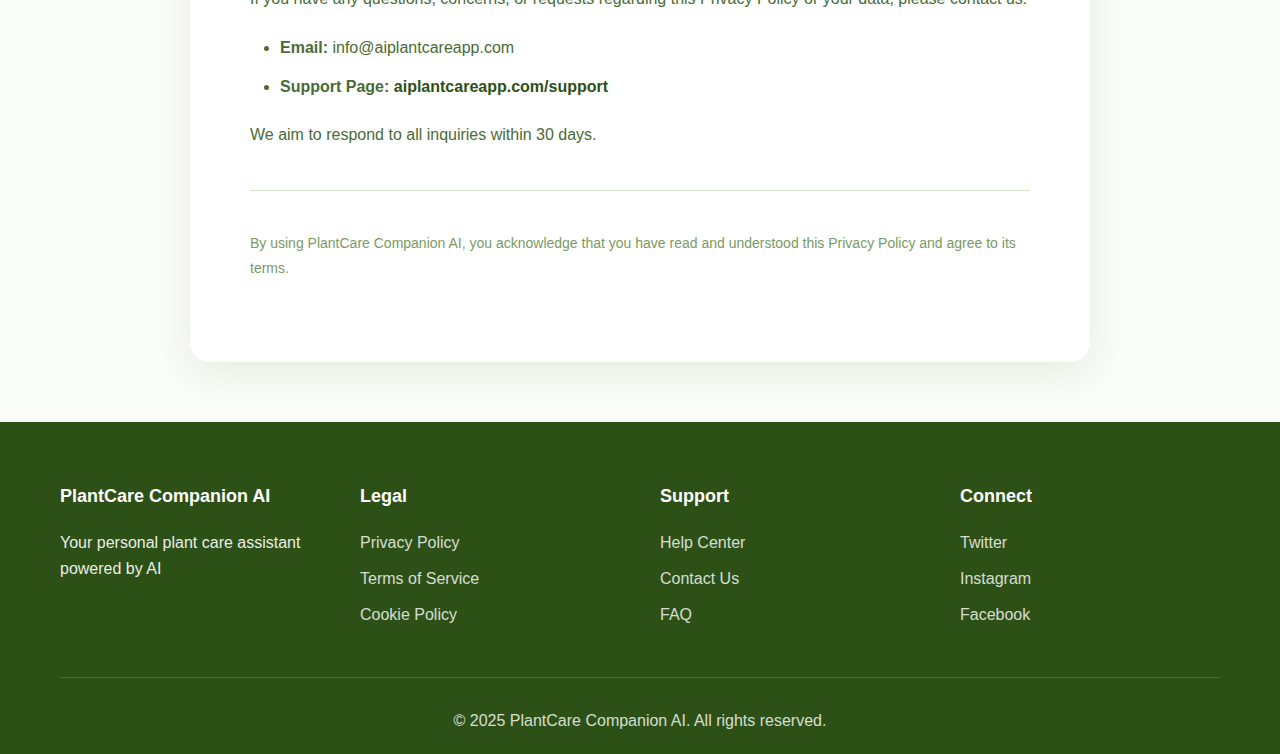
<file: privacy-policy.html>
<!DOCTYPE html>
<html lang="en">
<head>
    <meta charset="UTF-8">
    <meta name="viewport" content="width=device-width, initial-scale=1.0">
    <title>Privacy Policy - PlantCare Companion AI</title>
    <link rel="stylesheet" href="css/styles.css">
</head>
<body>
    <nav class="navbar">
        <div class="container">
            <div class="nav-brand">
                <a href="/" class="nav-link active">
					<img src="images/icon.png" alt="PlantCare Logo" class="nav-logo">
                    <span class="nav-title">PlantCare Companion AI</span>
				</a>
            </div>
            <ul class="nav-menu" id="navMenu">
                <li><a href="index.html" class="nav-link">Home</a></li>
                <li><a href="index.html#features" class="nav-link">Features</a></li>
                <li><a href="index.html#screenshots" class="nav-link">Screenshots</a></li>
                <li><a href="privacy-policy.html" class="nav-link active">Privacy</a></li>
                <li><a href="terms-of-service.html" class="nav-link">Terms</a></li>
                <li><a href="support.html" class="nav-link">Support</a></li>
            </ul>
            <button class="nav-toggle" id="navToggle">
                <span></span>
                <span></span>
                <span></span>
            </button>
        </div>
    </nav>

    <section class="legal-page">
        <div class="container">
            <div class="legal-content">
                <h1>Privacy Policy</h1>
                <p class="last-updated">Last Updated: December 18, 2025</p>

                <p>Welcome to PlantCare Companion AI. We are committed to protecting your privacy and ensuring the security of your personal information. This Privacy Policy explains how we collect, use, store, and protect your data when you use our mobile application.</p>

                <h2>1. Information We Collect</h2>

                <h3>1.1 Information You Provide</h3>
                <ul>
                    <li><strong>Plant Data:</strong> Information about your plants including names, species, photos, watering schedules, and care notes</li>
                    <li><strong>Photos:</strong> Images you capture or upload for plant identification and growth tracking</li>
                    <li><strong>User Preferences:</strong> Your language preferences, notification settings, and app customization choices</li>
                    <li><strong>Journal Entries:</strong> Notes, observations, and records you create in your plant journal</li>
                </ul>

                <h3>1.2 Automatically Collected Information</h3>
                <ul>
                    <li><strong>Device Information:</strong> Device type, operating system version, and app version</li>
                    <li><strong>Usage Data:</strong> How you interact with the app, features you use, and app performance data</li>
                    <li><strong>Camera and Sensor Data:</strong> Light level measurements from device sensors when using the lux meter feature</li>
                </ul>

                <h3>1.3 AI Processing Data</h3>
                <ul>
                    <li><strong>Plant Identification:</strong> Images you submit for AI-powered plant identification</li>
                    <li><strong>AI Interactions:</strong> Your queries and interactions with AI-powered features for improving service quality</li>
                </ul>

                <h2>2. How We Use Your Information</h2>

                <p>We use the collected information for the following purposes:</p>

                <ul>
                    <li><strong>Provide Core Services:</strong> Enable plant identification, care tracking, reminders, and other app features</li>
                    <li><strong>Personalization:</strong> Customize your experience based on your preferences and plant collection</li>
                    <li><strong>Notifications:</strong> Send you watering reminders, plant care tips, and app updates based on your settings</li>
                    <li><strong>AI Improvement:</strong> Train and improve our AI models for better plant identification accuracy</li>
                    <li><strong>App Enhancement:</strong> Analyze usage patterns to improve features and user experience</li>
                    <li><strong>Technical Support:</strong> Diagnose and fix technical issues you may encounter</li>
                </ul>

                <h2>3. Data Storage and Security</h2>

                <h3>3.1 Local Storage</h3>
                <p>Most of your data is stored locally on your device, including:</p>
                <ul>
                    <li>Plant collections and care records</li>
                    <li>Journal entries and notes</li>
                    <li>Photos and growth tracking data</li>
                    <li>App preferences and settings</li>
                </ul>

                <h3>3.2 Cloud Storage (Optional)</h3>
                <p>If you enable cloud backup features:</p>
                <ul>
                    <li>Your data is encrypted in transit and at rest</li>
                    <li>We use industry-standard security protocols</li>
                    <li>You can delete your cloud data at any time through app settings</li>
                </ul>

                <h3>3.3 Security Measures</h3>
                <p>We implement various security measures to protect your information:</p>
                <ul>
                    <li>Encryption of sensitive data</li>
                    <li>Secure API communications</li>
                    <li>Regular security audits and updates</li>
                    <li>Access controls and authentication</li>
                </ul>

                <h2>4. Third-Party Services</h2>

                <p>Our app may use third-party services for specific functionalities:</p>

                <h3>4.1 AI Services</h3>
                <p>Plant identification features use AI services that may process your images. These services:</p>
                <ul>
                    <li>Process images only for identification purposes</li>
                    <li>Do not store images permanently without your consent</li>
                    <li>Comply with applicable data protection regulations</li>
                </ul>

                <h3>4.2 Analytics</h3>
                <p>We may use analytics services to understand app usage and improve performance. These services collect anonymized data that cannot identify you personally.</p>

                <h2>5. Your Privacy Rights</h2>

                <p>You have the following rights regarding your data:</p>

                <ul>
                    <li><strong>Access:</strong> Request access to your personal data</li>
                    <li><strong>Correction:</strong> Update or correct inaccurate information</li>
                    <li><strong>Deletion:</strong> Request deletion of your data from our systems</li>
                    <li><strong>Export:</strong> Request a copy of your data in a portable format</li>
                    <li><strong>Opt-Out:</strong> Disable data collection features or notifications at any time</li>
                </ul>

                <h2>6. Children's Privacy</h2>

                <p>Our app is not intended for children under 13 years of age. We do not knowingly collect personal information from children. If you believe we have collected information from a child, please contact us immediately.</p>

                <h2>7. Data Retention</h2>

                <p>We retain your data for as long as necessary to provide our services. Locally stored data remains on your device until you delete it. Cloud-backed data is retained according to your preferences and can be deleted at any time.</p>

                <h2>8. International Data Transfers</h2>

                <p>Your information may be transferred to and processed in countries other than your country of residence. We ensure appropriate safeguards are in place to protect your data in accordance with this Privacy Policy.</p>

                <h2>9. Changes to This Privacy Policy</h2>

                <p>We may update this Privacy Policy from time to time. We will notify you of any significant changes through the app or via email. Your continued use of the app after changes indicates acceptance of the updated policy.</p>

                <h2>10. California Privacy Rights</h2>

                <p>If you are a California resident, you have additional rights under the California Consumer Privacy Act (CCPA):</p>
                <ul>
                    <li>Right to know what personal information is collected</li>
                    <li>Right to know if personal information is sold or disclosed</li>
                    <li>Right to opt-out of the sale of personal information</li>
                    <li>Right to deletion of personal information</li>
                    <li>Right to non-discrimination for exercising CCPA rights</li>
                </ul>

                <h2>11. GDPR Compliance</h2>

                <p>For users in the European Economic Area (EEA), we comply with the General Data Protection Regulation (GDPR). Your rights include:</p>
                <ul>
                    <li>Right to access your personal data</li>
                    <li>Right to rectification of inaccurate data</li>
                    <li>Right to erasure ("right to be forgotten")</li>
                    <li>Right to restrict processing</li>
                    <li>Right to data portability</li>
                    <li>Right to object to processing</li>
                </ul>

                <h2>12. Contact Us</h2>

                <p>If you have any questions, concerns, or requests regarding this Privacy Policy or your data, please contact us:</p>

                <ul>
                    <li><strong>Email:</strong> info@aiplantcareapp.com</li>
                    <li><strong>Support Page:</strong> <a href="support.html">aiplantcareapp.com/support</a></li>
                </ul>

                <p>We aim to respond to all inquiries within 30 days.</p>

                <hr style="margin: 40px 0; border: none; border-top: 1px solid var(--border);">

                <p style="font-size: 14px; color: var(--text-tertiary);">By using PlantCare Companion AI, you acknowledge that you have read and understood this Privacy Policy and agree to its terms.</p>
            </div>
        </div>
    </section>

    <footer class="footer">
        <div class="container">
            <div class="footer-content">
                <div class="footer-section">
                    <h4>PlantCare Companion AI</h4>
                    <p>Your personal plant care assistant powered by AI</p>
                </div>
                <div class="footer-section">
                    <h4>Legal</h4>
                    <ul>
                        <li><a href="privacy-policy.html">Privacy Policy</a></li>
                        <li><a href="terms-of-service.html">Terms of Service</a></li>
                        <li><a href="cookie-policy.html">Cookie Policy</a></li>
                    </ul>
                </div>
                <div class="footer-section">
                    <h4>Support</h4>
                    <ul>
                        <li><a href="support.html">Help Center</a></li>
                        <li><a href="support.html#contact">Contact Us</a></li>
                        <li><a href="support.html#faq">FAQ</a></li>
                    </ul>
                </div>
                <div class="footer-section">
                    <h4>Connect</h4>
                    <div class="social-links">
                        <a href="#" class="social-link">Twitter</a>
                        <a href="#" class="social-link">Instagram</a>
                        <a href="#" class="social-link">Facebook</a>
                    </div>
                </div>
            </div>
            <div class="footer-bottom">
                <p>&copy; 2025 PlantCare Companion AI. All rights reserved.</p>
            </div>
        </div>
    </footer>

    <script src="js/script.js"></script>
</body>
</html>
</file>
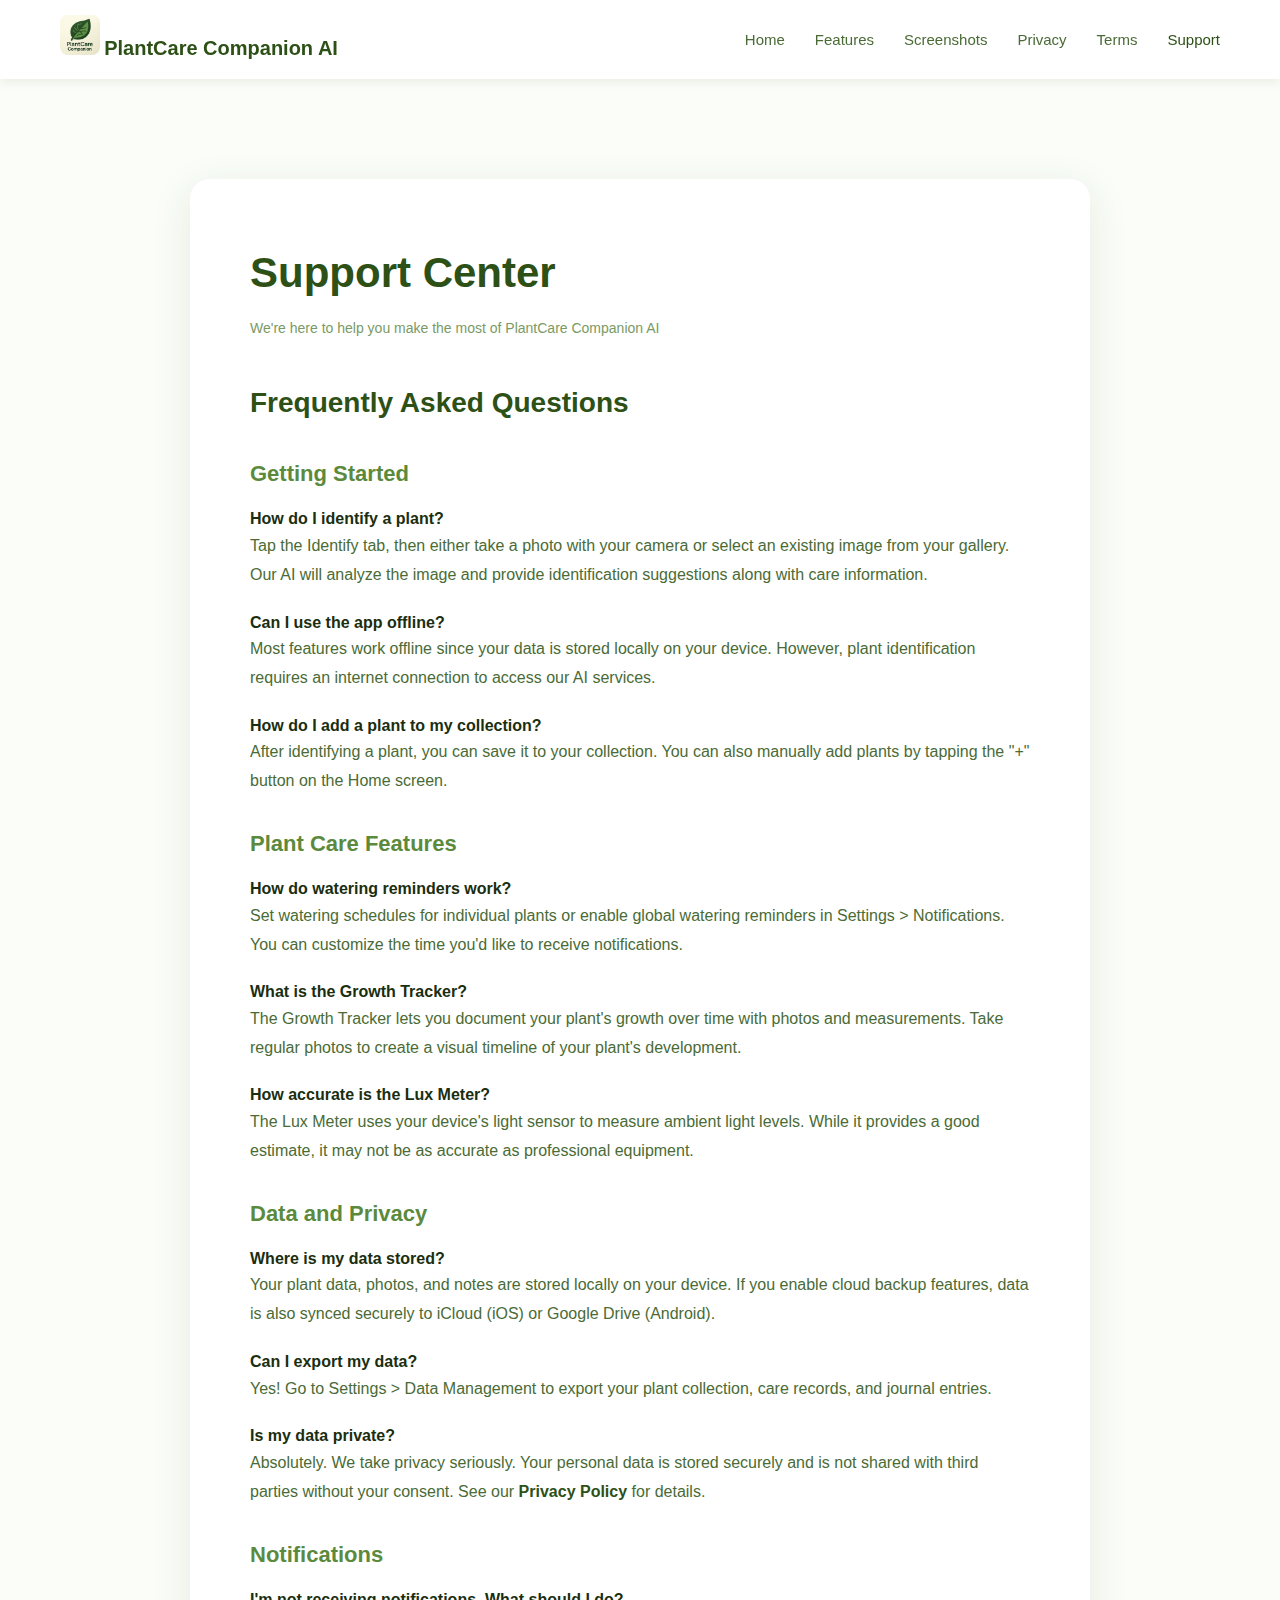
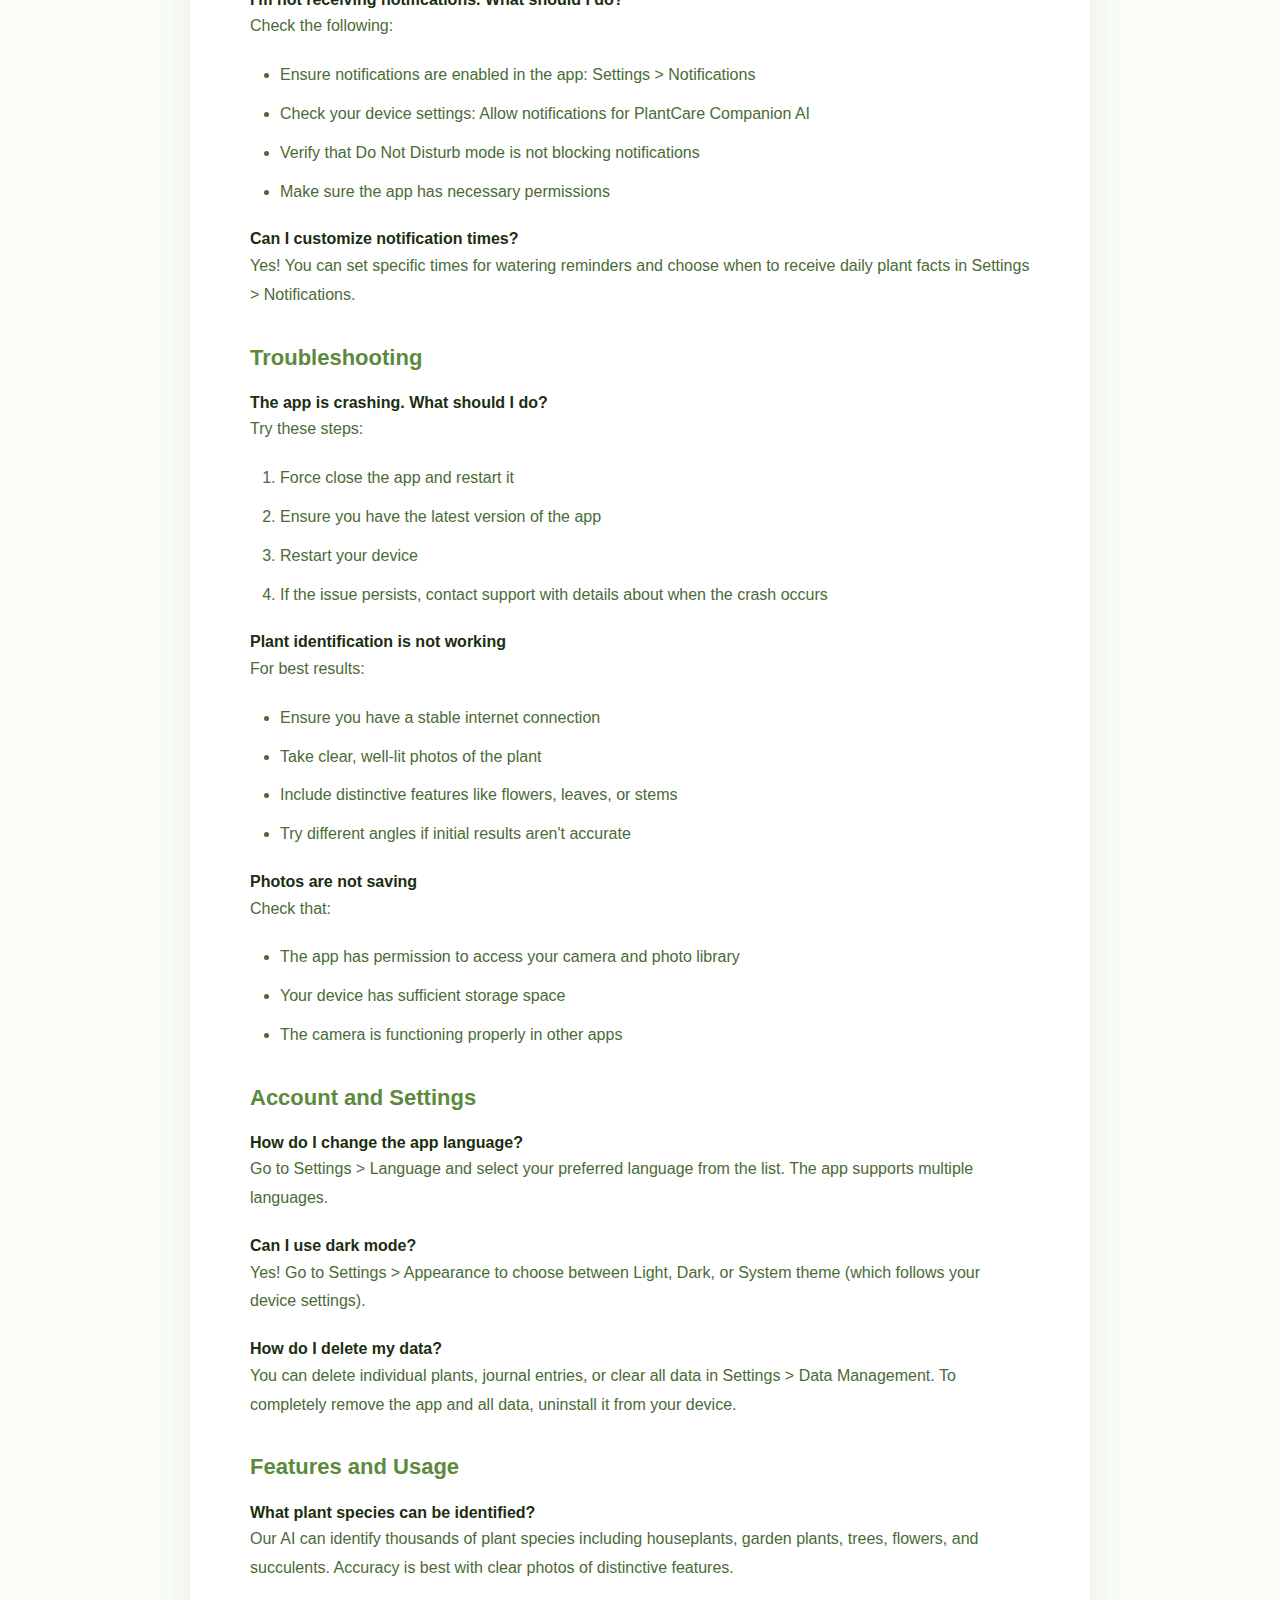
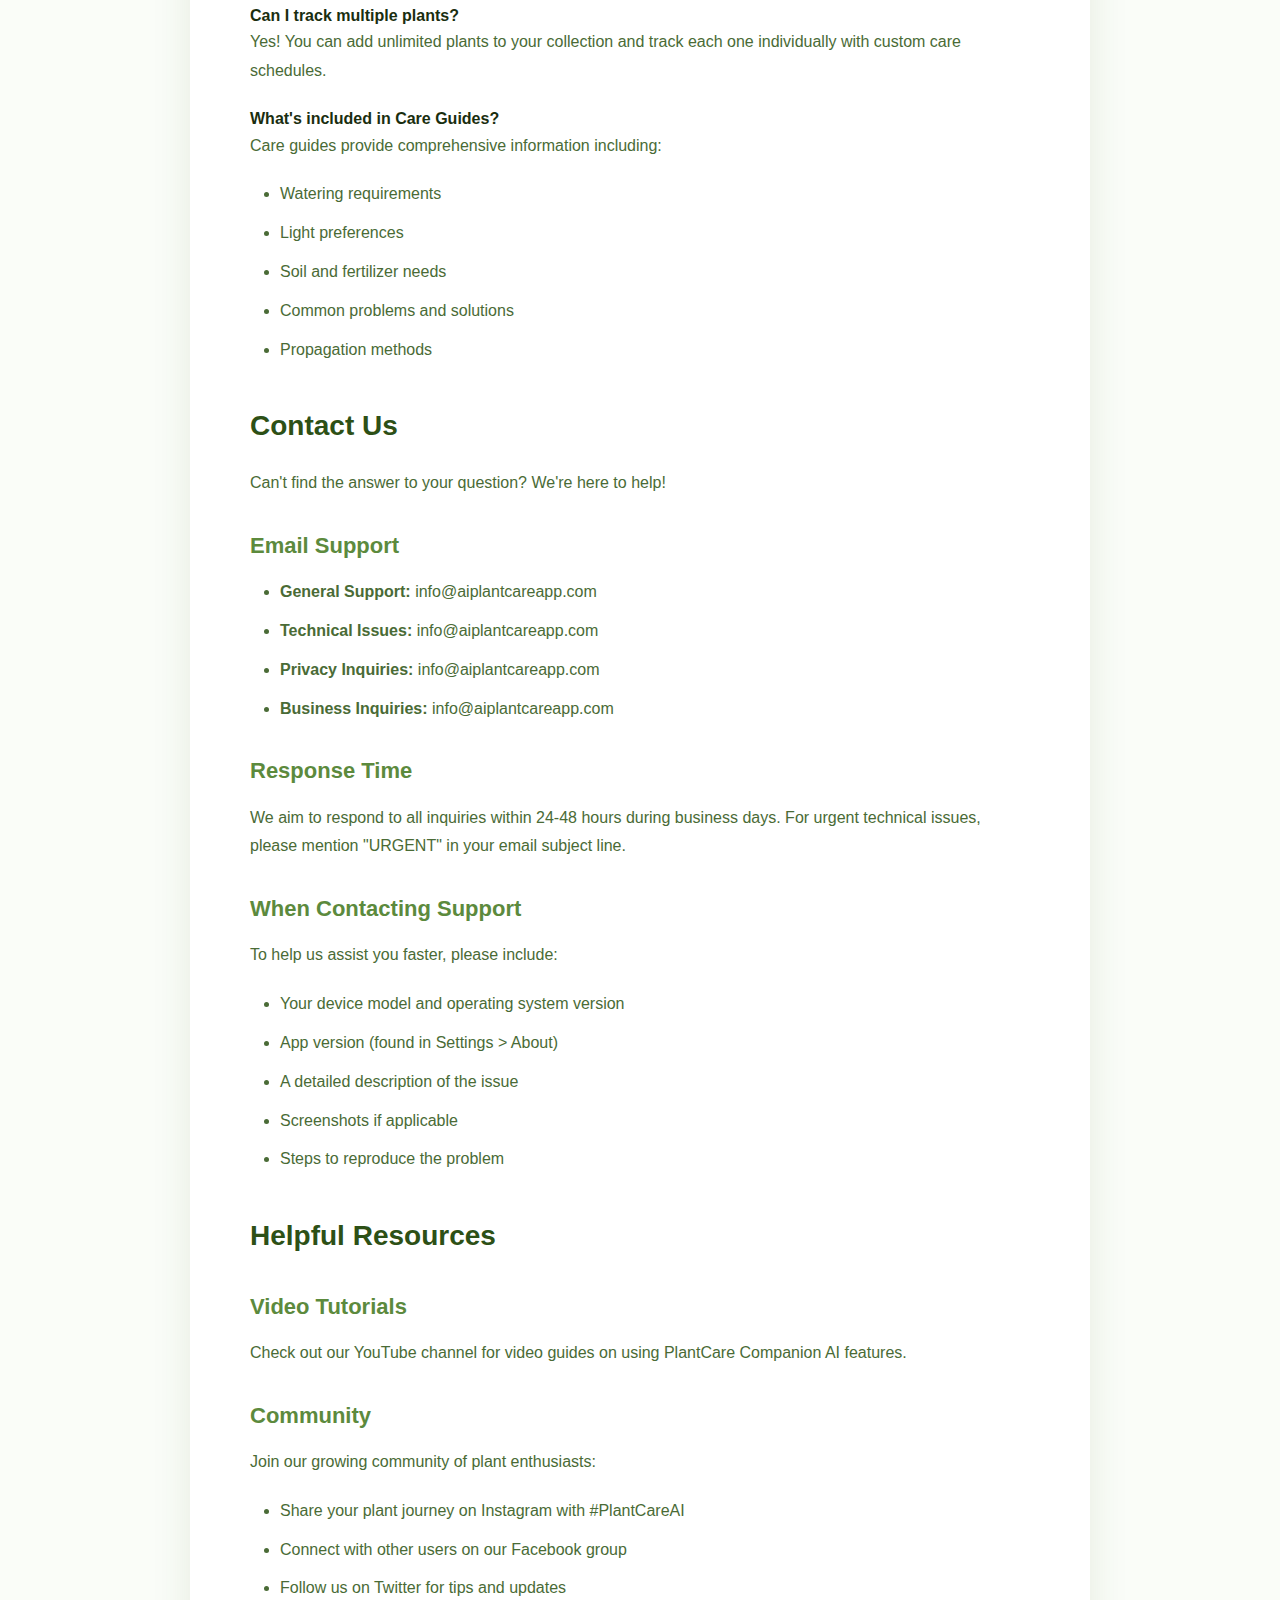
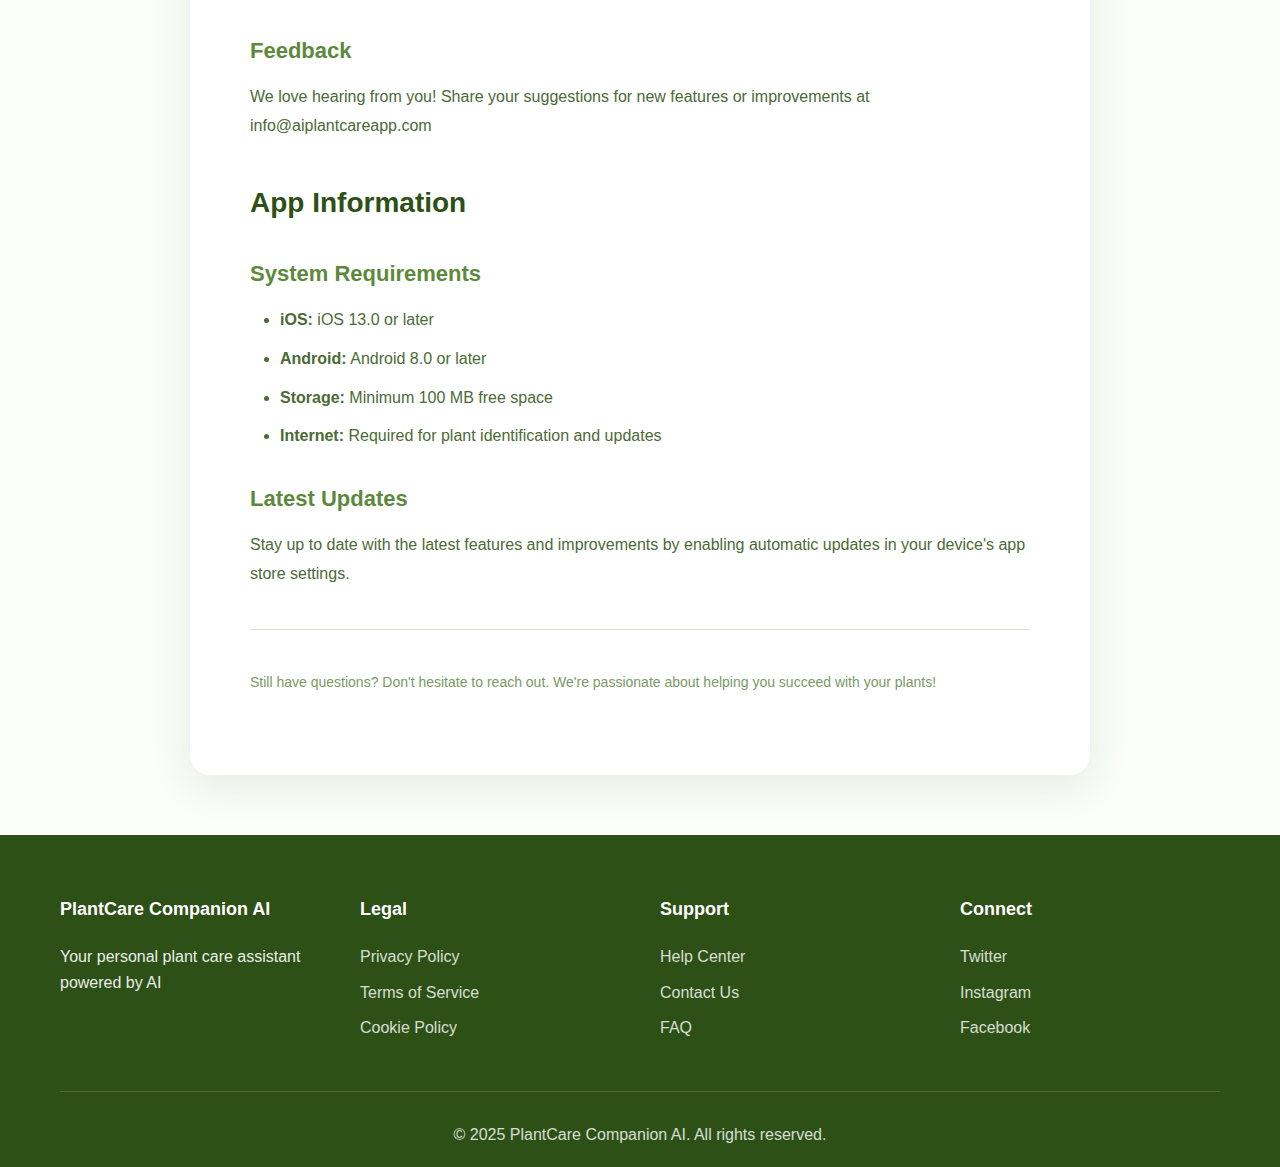
<file: support.html>
<!DOCTYPE html>
<html lang="en">
<head>
    <meta charset="UTF-8">
    <meta name="viewport" content="width=device-width, initial-scale=1.0">
    <title>Support - PlantCare Companion AI</title>
    <link rel="stylesheet" href="css/styles.css">
</head>
<body>
    <nav class="navbar">
        <div class="container">
            <div class="nav-brand">
                <a href="/" class="nav-link active">
					<img src="images/icon.png" alt="PlantCare Logo" class="nav-logo">
                    <span class="nav-title">PlantCare Companion AI</span>
				</a>
            </div>
            <ul class="nav-menu" id="navMenu">
                <li><a href="index.html" class="nav-link">Home</a></li>
                <li><a href="index.html#features" class="nav-link">Features</a></li>
                <li><a href="index.html#screenshots" class="nav-link">Screenshots</a></li>
                <li><a href="privacy-policy.html" class="nav-link">Privacy</a></li>
                <li><a href="terms-of-service.html" class="nav-link">Terms</a></li>
                <li><a href="support.html" class="nav-link active">Support</a></li>
            </ul>
            <button class="nav-toggle" id="navToggle">
                <span></span>
                <span></span>
                <span></span>
            </button>
        </div>
    </nav>

    <section class="legal-page">
        <div class="container">
            <div class="legal-content">
                <h1>Support Center</h1>
                <p class="last-updated">We're here to help you make the most of PlantCare Companion AI</p>

                <h2 id="faq">Frequently Asked Questions</h2>

                <h3>Getting Started</h3>
                
                <h4>How do I identify a plant?</h4>
                <p>Tap the Identify tab, then either take a photo with your camera or select an existing image from your gallery. Our AI will analyze the image and provide identification suggestions along with care information.</p>

                <h4>Can I use the app offline?</h4>
                <p>Most features work offline since your data is stored locally on your device. However, plant identification requires an internet connection to access our AI services.</p>

                <h4>How do I add a plant to my collection?</h4>
                <p>After identifying a plant, you can save it to your collection. You can also manually add plants by tapping the "+" button on the Home screen.</p>

                <h3>Plant Care Features</h3>

                <h4>How do watering reminders work?</h4>
                <p>Set watering schedules for individual plants or enable global watering reminders in Settings > Notifications. You can customize the time you'd like to receive notifications.</p>

                <h4>What is the Growth Tracker?</h4>
                <p>The Growth Tracker lets you document your plant's growth over time with photos and measurements. Take regular photos to create a visual timeline of your plant's development.</p>

                <h4>How accurate is the Lux Meter?</h4>
                <p>The Lux Meter uses your device's light sensor to measure ambient light levels. While it provides a good estimate, it may not be as accurate as professional equipment.</p>

                <h3>Data and Privacy</h3>

                <h4>Where is my data stored?</h4>
                <p>Your plant data, photos, and notes are stored locally on your device. If you enable cloud backup features, data is also synced securely to iCloud (iOS) or Google Drive (Android).</p>

                <h4>Can I export my data?</h4>
                <p>Yes! Go to Settings > Data Management to export your plant collection, care records, and journal entries.</p>

                <h4>Is my data private?</h4>
                <p>Absolutely. We take privacy seriously. Your personal data is stored securely and is not shared with third parties without your consent. See our <a href="privacy-policy.html">Privacy Policy</a> for details.</p>

                <h3>Notifications</h3>

                <h4>I'm not receiving notifications. What should I do?</h4>
                <p>Check the following:</p>
                <ul>
                    <li>Ensure notifications are enabled in the app: Settings > Notifications</li>
                    <li>Check your device settings: Allow notifications for PlantCare Companion AI</li>
                    <li>Verify that Do Not Disturb mode is not blocking notifications</li>
                    <li>Make sure the app has necessary permissions</li>
                </ul>

                <h4>Can I customize notification times?</h4>
                <p>Yes! You can set specific times for watering reminders and choose when to receive daily plant facts in Settings > Notifications.</p>

                <h3>Troubleshooting</h3>

                <h4>The app is crashing. What should I do?</h4>
                <p>Try these steps:</p>
                <ol>
                    <li>Force close the app and restart it</li>
                    <li>Ensure you have the latest version of the app</li>
                    <li>Restart your device</li>
                    <li>If the issue persists, contact support with details about when the crash occurs</li>
                </ol>

                <h4>Plant identification is not working</h4>
                <p>For best results:</p>
                <ul>
                    <li>Ensure you have a stable internet connection</li>
                    <li>Take clear, well-lit photos of the plant</li>
                    <li>Include distinctive features like flowers, leaves, or stems</li>
                    <li>Try different angles if initial results aren't accurate</li>
                </ul>

                <h4>Photos are not saving</h4>
                <p>Check that:</p>
                <ul>
                    <li>The app has permission to access your camera and photo library</li>
                    <li>Your device has sufficient storage space</li>
                    <li>The camera is functioning properly in other apps</li>
                </ul>

                <h3>Account and Settings</h3>

                <h4>How do I change the app language?</h4>
                <p>Go to Settings > Language and select your preferred language from the list. The app supports multiple languages.</p>

                <h4>Can I use dark mode?</h4>
                <p>Yes! Go to Settings > Appearance to choose between Light, Dark, or System theme (which follows your device settings).</p>

                <h4>How do I delete my data?</h4>
                <p>You can delete individual plants, journal entries, or clear all data in Settings > Data Management. To completely remove the app and all data, uninstall it from your device.</p>

                <h3>Features and Usage</h3>

                <h4>What plant species can be identified?</h4>
                <p>Our AI can identify thousands of plant species including houseplants, garden plants, trees, flowers, and succulents. Accuracy is best with clear photos of distinctive features.</p>

                <h4>Can I track multiple plants?</h4>
                <p>Yes! You can add unlimited plants to your collection and track each one individually with custom care schedules.</p>

                <h4>What's included in Care Guides?</h4>
                <p>Care guides provide comprehensive information including:</p>
                <ul>
                    <li>Watering requirements</li>
                    <li>Light preferences</li>
                    <li>Soil and fertilizer needs</li>
                    <li>Common problems and solutions</li>
                    <li>Propagation methods</li>
                </ul>

                <h2 id="contact">Contact Us</h2>

                <p>Can't find the answer to your question? We're here to help!</p>

                <h3>Email Support</h3>
                <ul>
                    <li><strong>General Support:</strong> info@aiplantcareapp.com</li>
                    <li><strong>Technical Issues:</strong> info@aiplantcareapp.com</li>
                    <li><strong>Privacy Inquiries:</strong> info@aiplantcareapp.com</li>
                    <li><strong>Business Inquiries:</strong> info@aiplantcareapp.com</li>
                </ul>

                <h3>Response Time</h3>
                <p>We aim to respond to all inquiries within 24-48 hours during business days. For urgent technical issues, please mention "URGENT" in your email subject line.</p>

                <h3>When Contacting Support</h3>
                <p>To help us assist you faster, please include:</p>
                <ul>
                    <li>Your device model and operating system version</li>
                    <li>App version (found in Settings > About)</li>
                    <li>A detailed description of the issue</li>
                    <li>Screenshots if applicable</li>
                    <li>Steps to reproduce the problem</li>
                </ul>

                <h2>Helpful Resources</h2>

                <h3>Video Tutorials</h3>
                <p>Check out our YouTube channel for video guides on using PlantCare Companion AI features.</p>

                <h3>Community</h3>
                <p>Join our growing community of plant enthusiasts:</p>
                <ul>
                    <li>Share your plant journey on Instagram with #PlantCareAI</li>
                    <li>Connect with other users on our Facebook group</li>
                    <li>Follow us on Twitter for tips and updates</li>
                </ul>

                <h3>Feedback</h3>
                <p>We love hearing from you! Share your suggestions for new features or improvements at info@aiplantcareapp.com</p>

                <h2>App Information</h2>

                <h3>System Requirements</h3>
                <ul>
                    <li><strong>iOS:</strong> iOS 13.0 or later</li>
                    <li><strong>Android:</strong> Android 8.0 or later</li>
                    <li><strong>Storage:</strong> Minimum 100 MB free space</li>
                    <li><strong>Internet:</strong> Required for plant identification and updates</li>
                </ul>

                <h3>Latest Updates</h3>
                <p>Stay up to date with the latest features and improvements by enabling automatic updates in your device's app store settings.</p>

                <hr style="margin: 40px 0; border: none; border-top: 1px solid var(--border);">

                <p style="font-size: 14px; color: var(--text-tertiary);">Still have questions? Don't hesitate to reach out. We're passionate about helping you succeed with your plants!</p>
            </div>
        </div>
    </section>

    <footer class="footer">
        <div class="container">
            <div class="footer-content">
                <div class="footer-section">
                    <h4>PlantCare Companion AI</h4>
                    <p>Your personal plant care assistant powered by AI</p>
                </div>
                <div class="footer-section">
                    <h4>Legal</h4>
                    <ul>
                        <li><a href="privacy-policy.html">Privacy Policy</a></li>
                        <li><a href="terms-of-service.html">Terms of Service</a></li>
                        <li><a href="cookie-policy.html">Cookie Policy</a></li>
                    </ul>
                </div>
                <div class="footer-section">
                    <h4>Support</h4>
                    <ul>
                        <li><a href="support.html">Help Center</a></li>
                        <li><a href="support.html#contact">Contact Us</a></li>
                        <li><a href="support.html#faq">FAQ</a></li>
                    </ul>
                </div>
                <div class="footer-section">
                    <h4>Connect</h4>
                    <div class="social-links">
                        <a href="#" class="social-link">Twitter</a>
                        <a href="#" class="social-link">Instagram</a>
                        <a href="#" class="social-link">Facebook</a>
                    </div>
                </div>
            </div>
            <div class="footer-bottom">
                <p>&copy; 2025 PlantCare Companion AI. All rights reserved.</p>
            </div>
        </div>
    </footer>

    <script src="js/script.js"></script>
</body>
</html>
</file>
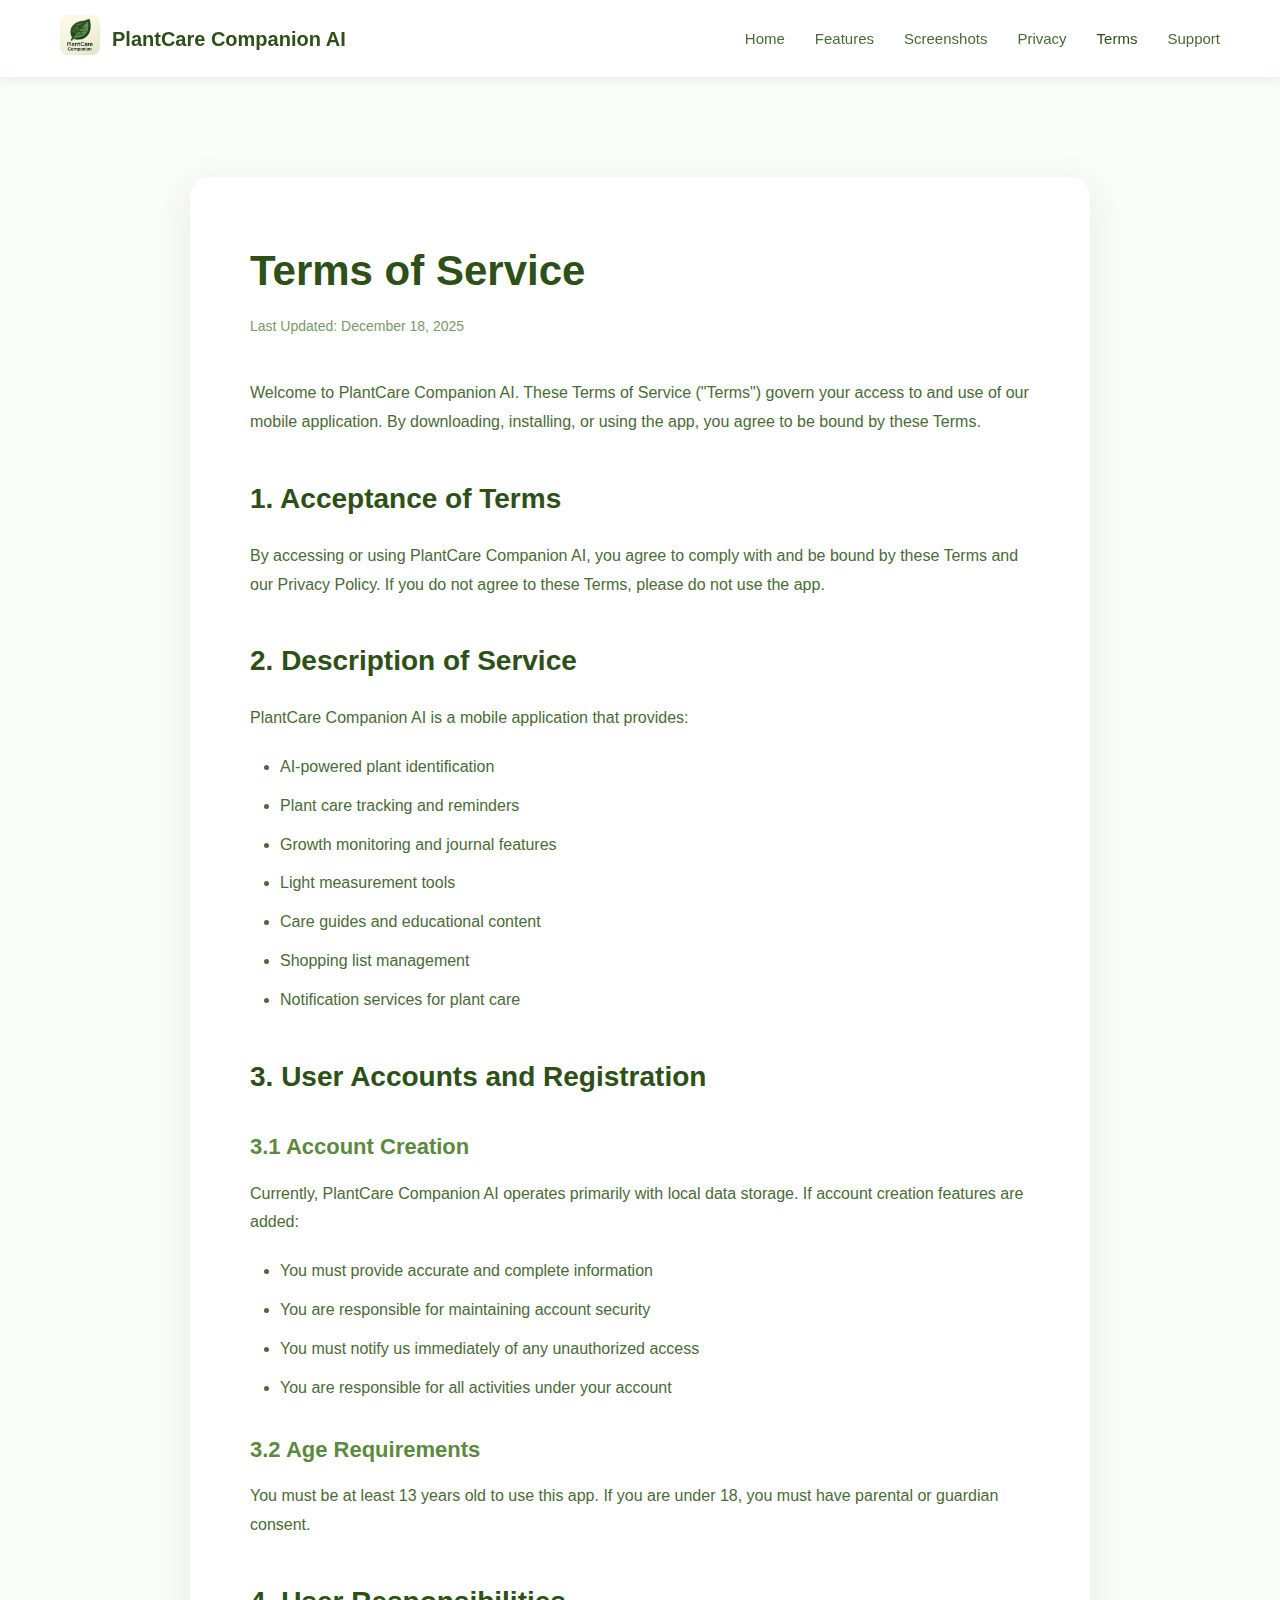
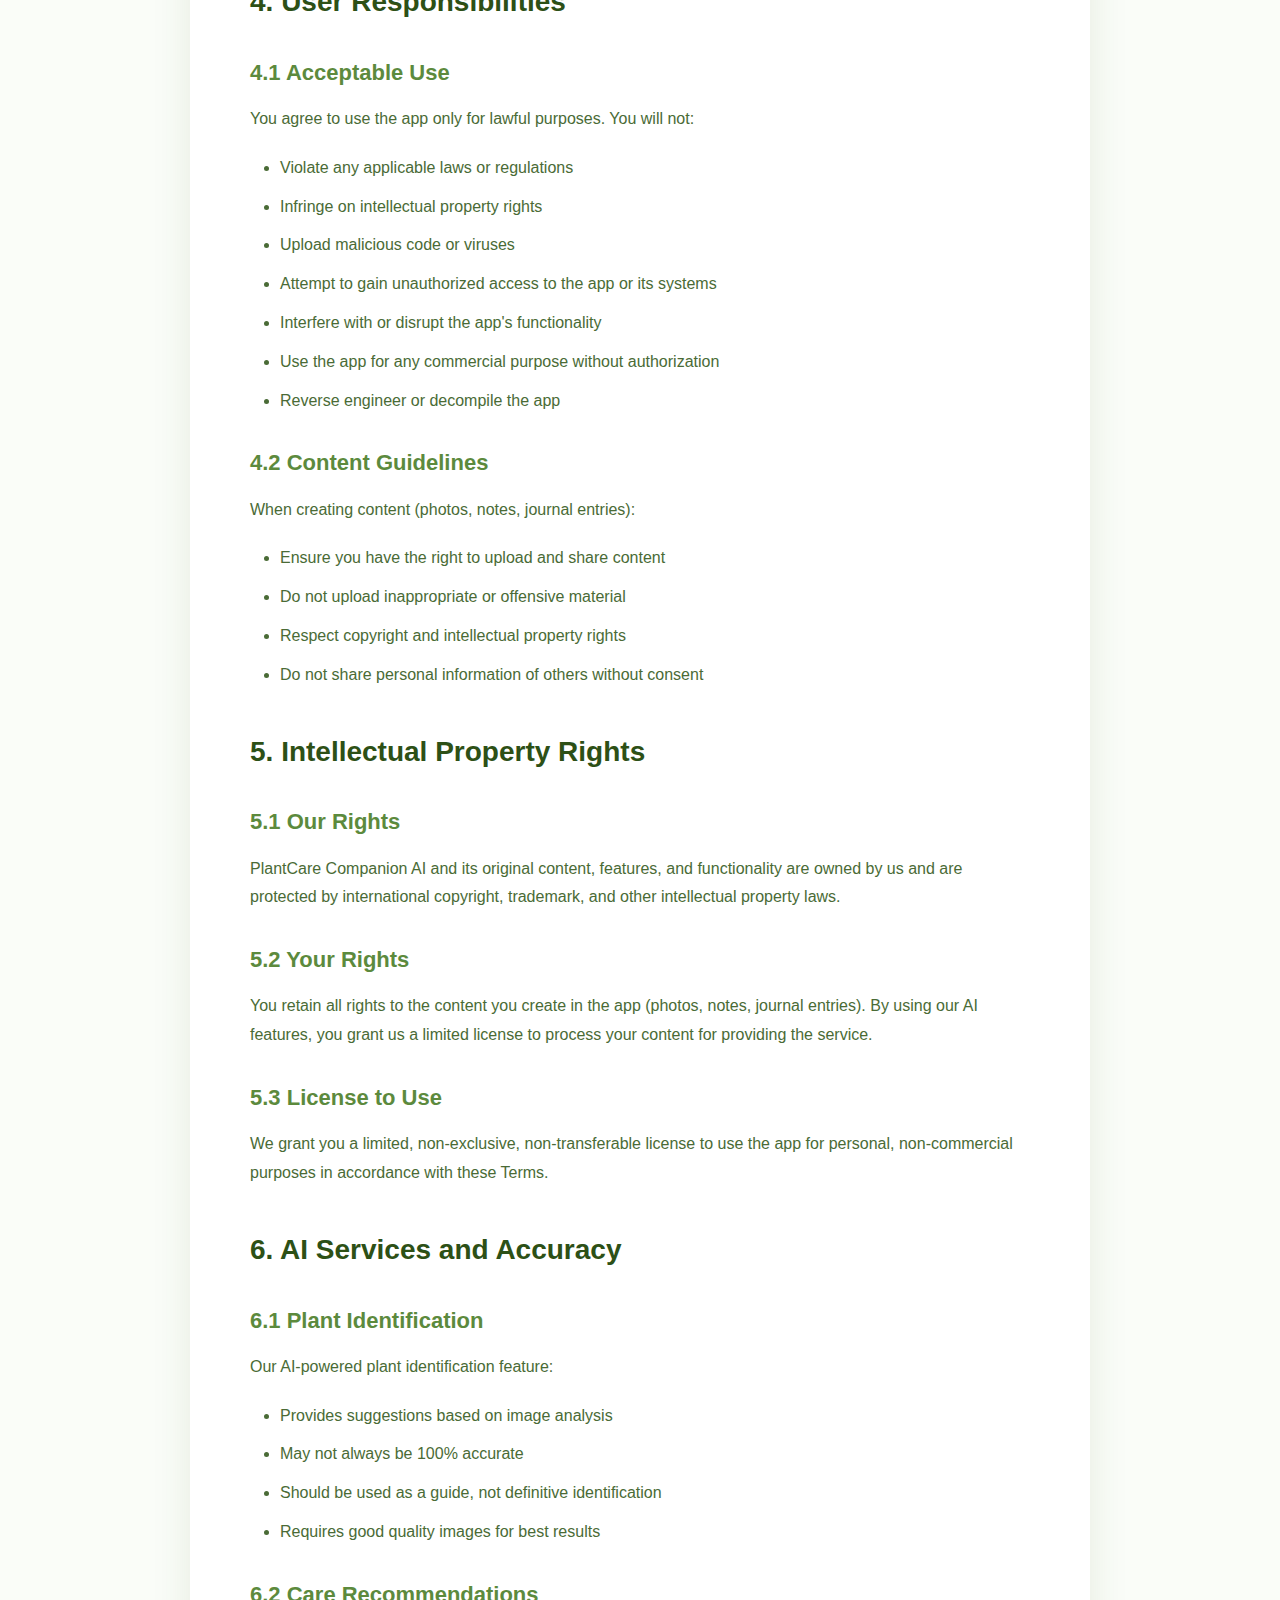
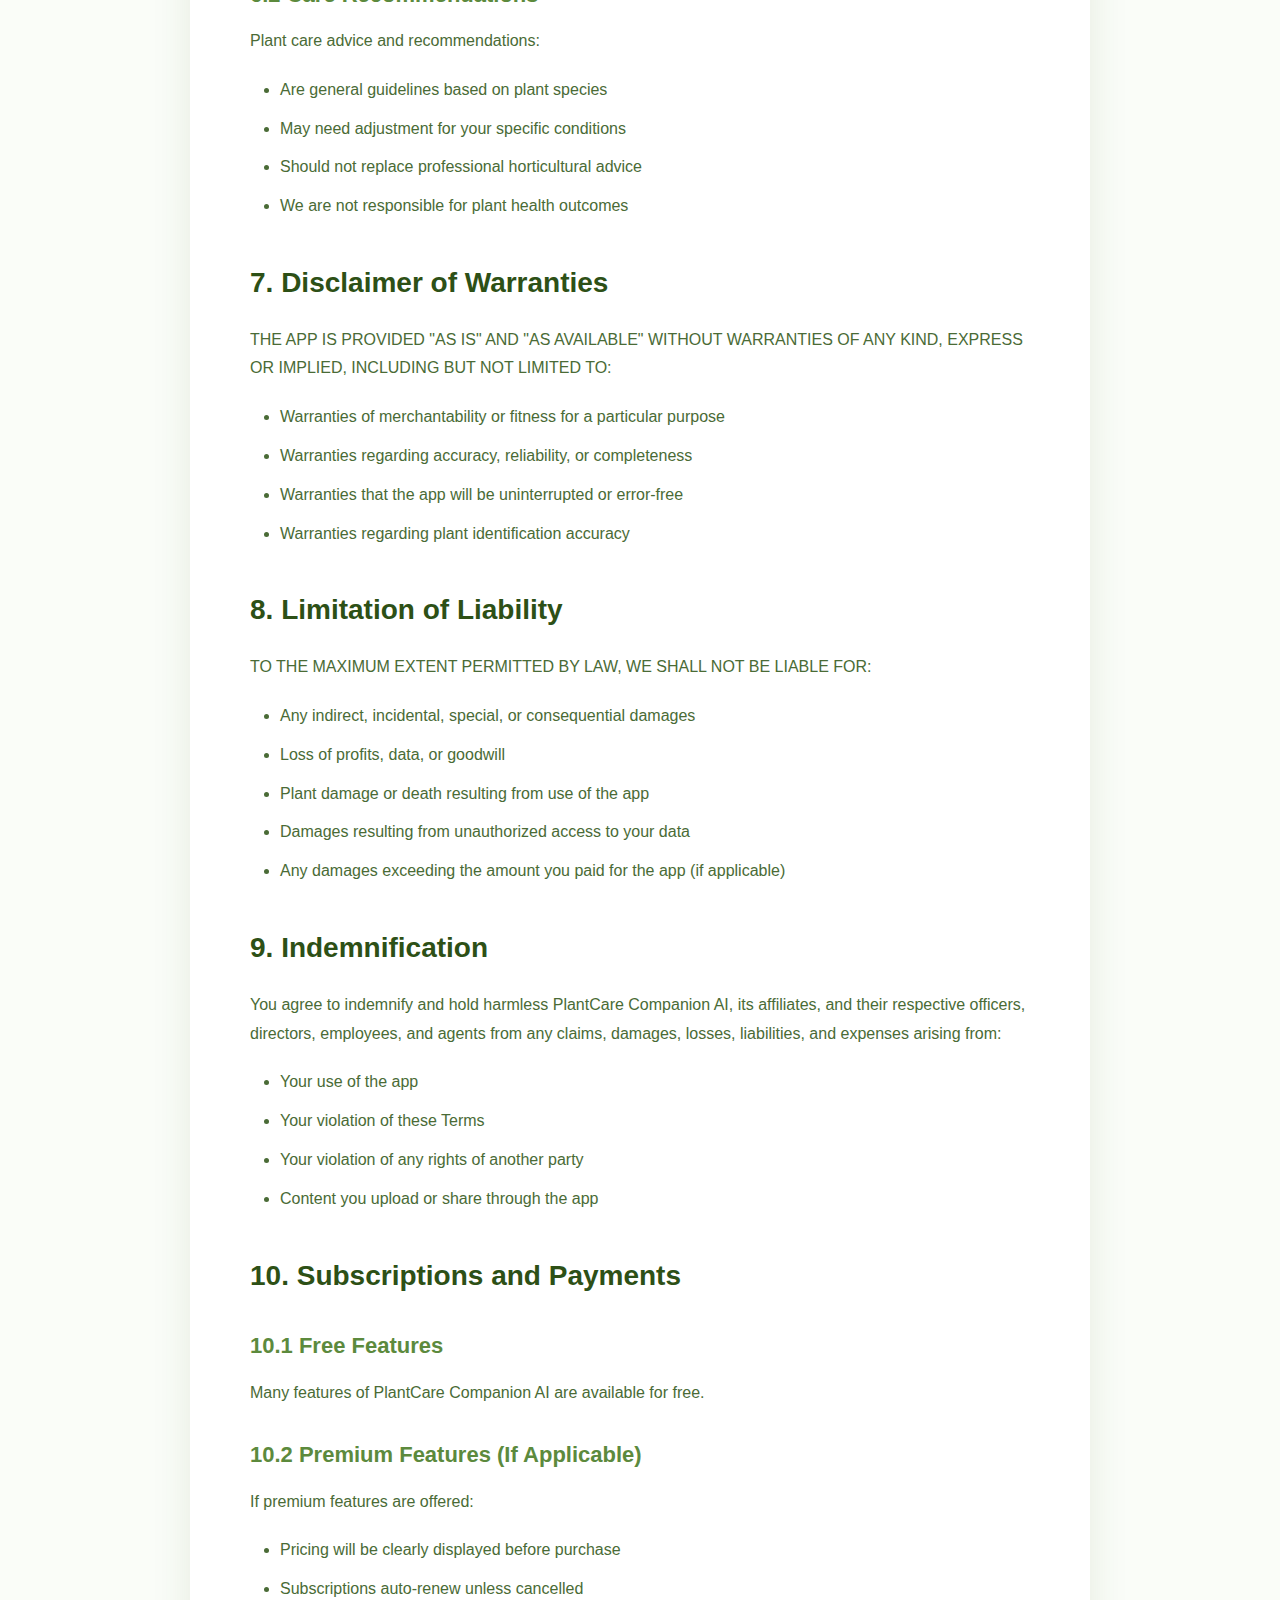
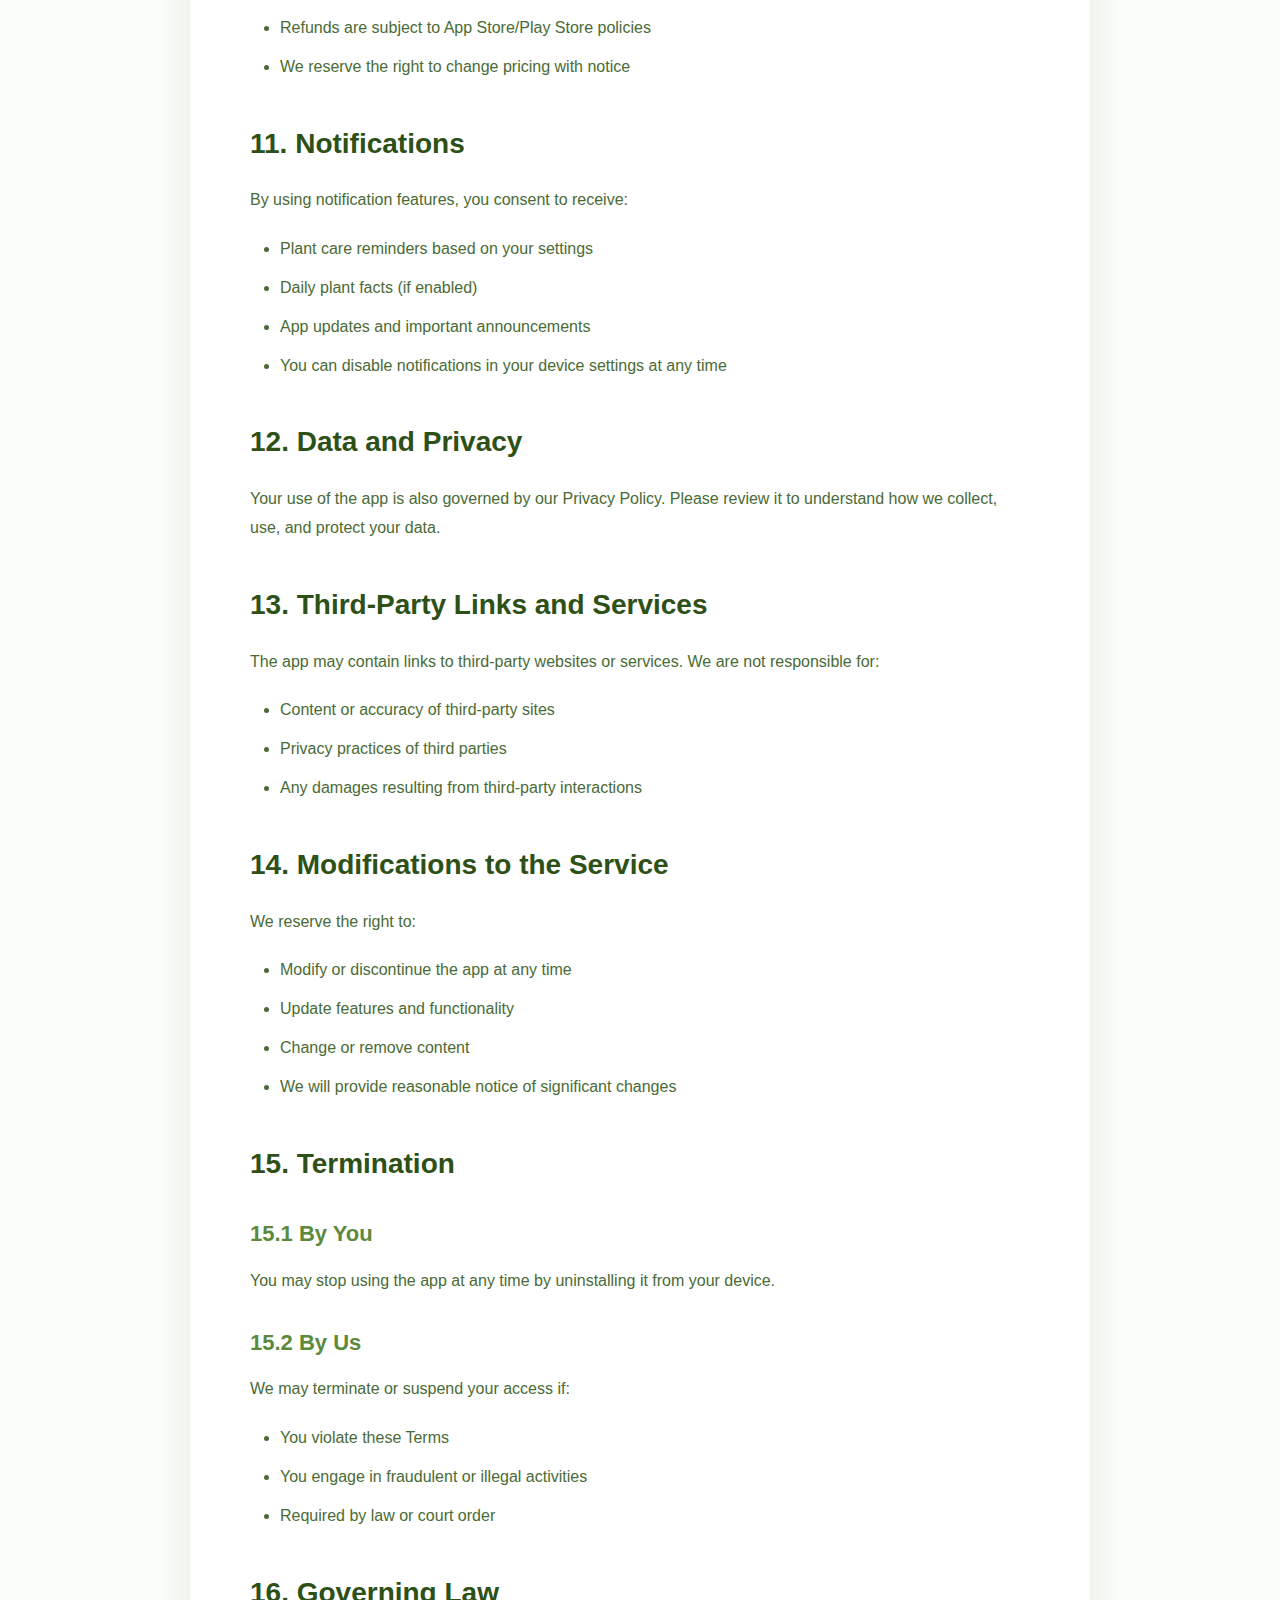
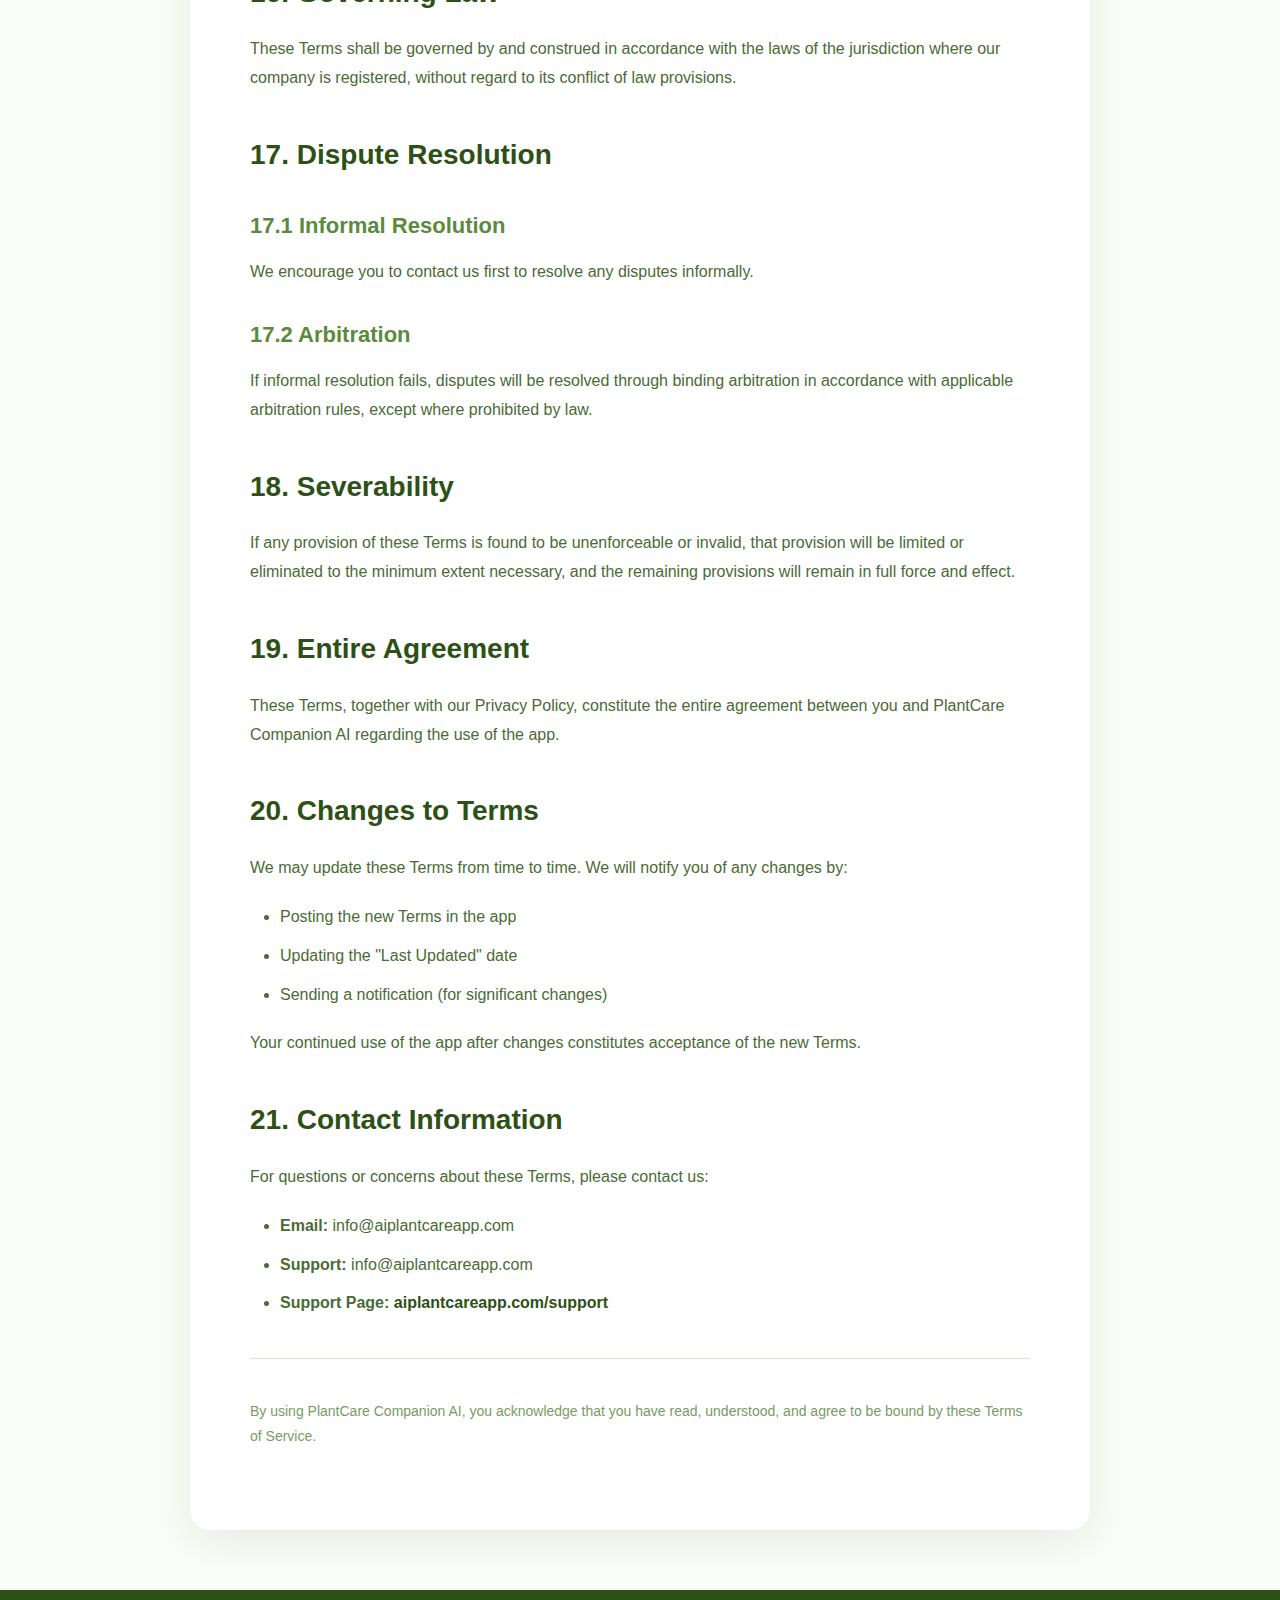
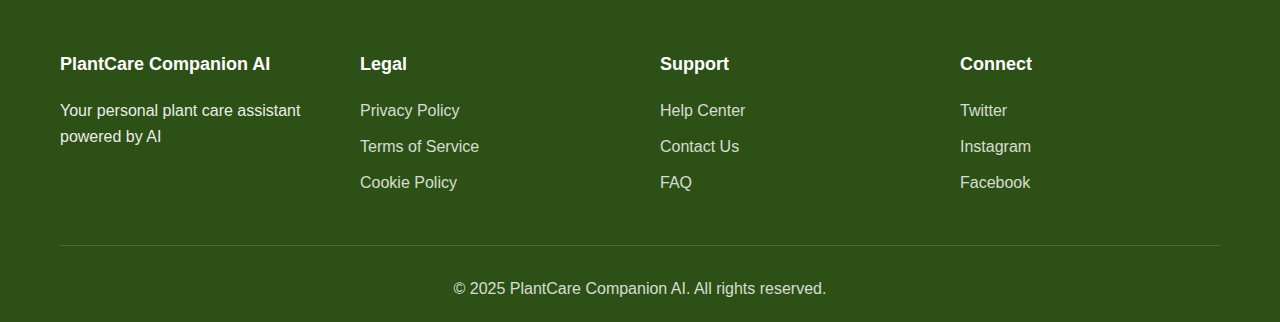
<file: terms-of-service.html>
<!DOCTYPE html>
<html lang="en">
<head>
    <meta charset="UTF-8">
    <meta name="viewport" content="width=device-width, initial-scale=1.0">
    <title>Terms of Service - PlantCare Companion AI</title>
    <link rel="stylesheet" href="css/styles.css">
    <link rel="icon" type="image/x-icon" href="https://aiplantcareapp.com//images/favicon.png">
</head>
<body>
    <nav class="navbar">
        <div class="container">
            <div class="nav-brand">
                <a href="/" class="nav-link active">
					<img src="images/icon.png" alt="PlantCare Logo" class="nav-logo">
				</a>
                <span class="nav-title">PlantCare Companion AI</span>
            </div>
            <ul class="nav-menu" id="navMenu">
                <li><a href="index.html" class="nav-link">Home</a></li>
                <li><a href="index.html#features" class="nav-link">Features</a></li>
                <li><a href="index.html#screenshots" class="nav-link">Screenshots</a></li>
                <li><a href="privacy-policy.html" class="nav-link">Privacy</a></li>
                <li><a href="terms-of-service.html" class="nav-link active">Terms</a></li>
                <li><a href="support.html" class="nav-link">Support</a></li>
            </ul>
            <button class="nav-toggle" id="navToggle">
                <span></span>
                <span></span>
                <span></span>
            </button>
        </div>
    </nav>

    <section class="legal-page">
        <div class="container">
            <div class="legal-content">
                <h1>Terms of Service</h1>
                <p class="last-updated">Last Updated: December 18, 2025</p>

                <p>Welcome to PlantCare Companion AI. These Terms of Service ("Terms") govern your access to and use of our mobile application. By downloading, installing, or using the app, you agree to be bound by these Terms.</p>

                <h2>1. Acceptance of Terms</h2>

                <p>By accessing or using PlantCare Companion AI, you agree to comply with and be bound by these Terms and our Privacy Policy. If you do not agree to these Terms, please do not use the app.</p>

                <h2>2. Description of Service</h2>

                <p>PlantCare Companion AI is a mobile application that provides:</p>

                <ul>
                    <li>AI-powered plant identification</li>
                    <li>Plant care tracking and reminders</li>
                    <li>Growth monitoring and journal features</li>
                    <li>Light measurement tools</li>
                    <li>Care guides and educational content</li>
                    <li>Shopping list management</li>
                    <li>Notification services for plant care</li>
                </ul>

                <h2>3. User Accounts and Registration</h2>

                <h3>3.1 Account Creation</h3>
                <p>Currently, PlantCare Companion AI operates primarily with local data storage. If account creation features are added:</p>
                <ul>
                    <li>You must provide accurate and complete information</li>
                    <li>You are responsible for maintaining account security</li>
                    <li>You must notify us immediately of any unauthorized access</li>
                    <li>You are responsible for all activities under your account</li>
                </ul>

                <h3>3.2 Age Requirements</h3>
                <p>You must be at least 13 years old to use this app. If you are under 18, you must have parental or guardian consent.</p>

                <h2>4. User Responsibilities</h2>

                <h3>4.1 Acceptable Use</h3>
                <p>You agree to use the app only for lawful purposes. You will not:</p>
                <ul>
                    <li>Violate any applicable laws or regulations</li>
                    <li>Infringe on intellectual property rights</li>
                    <li>Upload malicious code or viruses</li>
                    <li>Attempt to gain unauthorized access to the app or its systems</li>
                    <li>Interfere with or disrupt the app's functionality</li>
                    <li>Use the app for any commercial purpose without authorization</li>
                    <li>Reverse engineer or decompile the app</li>
                </ul>

                <h3>4.2 Content Guidelines</h3>
                <p>When creating content (photos, notes, journal entries):</p>
                <ul>
                    <li>Ensure you have the right to upload and share content</li>
                    <li>Do not upload inappropriate or offensive material</li>
                    <li>Respect copyright and intellectual property rights</li>
                    <li>Do not share personal information of others without consent</li>
                </ul>

                <h2>5. Intellectual Property Rights</h2>

                <h3>5.1 Our Rights</h3>
                <p>PlantCare Companion AI and its original content, features, and functionality are owned by us and are protected by international copyright, trademark, and other intellectual property laws.</p>

                <h3>5.2 Your Rights</h3>
                <p>You retain all rights to the content you create in the app (photos, notes, journal entries). By using our AI features, you grant us a limited license to process your content for providing the service.</p>

                <h3>5.3 License to Use</h3>
                <p>We grant you a limited, non-exclusive, non-transferable license to use the app for personal, non-commercial purposes in accordance with these Terms.</p>

                <h2>6. AI Services and Accuracy</h2>

                <h3>6.1 Plant Identification</h3>
                <p>Our AI-powered plant identification feature:</p>
                <ul>
                    <li>Provides suggestions based on image analysis</li>
                    <li>May not always be 100% accurate</li>
                    <li>Should be used as a guide, not definitive identification</li>
                    <li>Requires good quality images for best results</li>
                </ul>

                <h3>6.2 Care Recommendations</h3>
                <p>Plant care advice and recommendations:</p>
                <ul>
                    <li>Are general guidelines based on plant species</li>
                    <li>May need adjustment for your specific conditions</li>
                    <li>Should not replace professional horticultural advice</li>
                    <li>We are not responsible for plant health outcomes</li>
                </ul>

                <h2>7. Disclaimer of Warranties</h2>

                <p>THE APP IS PROVIDED "AS IS" AND "AS AVAILABLE" WITHOUT WARRANTIES OF ANY KIND, EXPRESS OR IMPLIED, INCLUDING BUT NOT LIMITED TO:</p>

                <ul>
                    <li>Warranties of merchantability or fitness for a particular purpose</li>
                    <li>Warranties regarding accuracy, reliability, or completeness</li>
                    <li>Warranties that the app will be uninterrupted or error-free</li>
                    <li>Warranties regarding plant identification accuracy</li>
                </ul>

                <h2>8. Limitation of Liability</h2>

                <p>TO THE MAXIMUM EXTENT PERMITTED BY LAW, WE SHALL NOT BE LIABLE FOR:</p>

                <ul>
                    <li>Any indirect, incidental, special, or consequential damages</li>
                    <li>Loss of profits, data, or goodwill</li>
                    <li>Plant damage or death resulting from use of the app</li>
                    <li>Damages resulting from unauthorized access to your data</li>
                    <li>Any damages exceeding the amount you paid for the app (if applicable)</li>
                </ul>

                <h2>9. Indemnification</h2>

                <p>You agree to indemnify and hold harmless PlantCare Companion AI, its affiliates, and their respective officers, directors, employees, and agents from any claims, damages, losses, liabilities, and expenses arising from:</p>

                <ul>
                    <li>Your use of the app</li>
                    <li>Your violation of these Terms</li>
                    <li>Your violation of any rights of another party</li>
                    <li>Content you upload or share through the app</li>
                </ul>

                <h2>10. Subscriptions and Payments</h2>

                <h3>10.1 Free Features</h3>
                <p>Many features of PlantCare Companion AI are available for free.</p>

                <h3>10.2 Premium Features (If Applicable)</h3>
                <p>If premium features are offered:</p>
                <ul>
                    <li>Pricing will be clearly displayed before purchase</li>
                    <li>Subscriptions auto-renew unless cancelled</li>
                    <li>Refunds are subject to App Store/Play Store policies</li>
                    <li>We reserve the right to change pricing with notice</li>
                </ul>

                <h2>11. Notifications</h2>

                <p>By using notification features, you consent to receive:</p>
                <ul>
                    <li>Plant care reminders based on your settings</li>
                    <li>Daily plant facts (if enabled)</li>
                    <li>App updates and important announcements</li>
                    <li>You can disable notifications in your device settings at any time</li>
                </ul>

                <h2>12. Data and Privacy</h2>

                <p>Your use of the app is also governed by our Privacy Policy. Please review it to understand how we collect, use, and protect your data.</p>

                <h2>13. Third-Party Links and Services</h2>

                <p>The app may contain links to third-party websites or services. We are not responsible for:</p>
                <ul>
                    <li>Content or accuracy of third-party sites</li>
                    <li>Privacy practices of third parties</li>
                    <li>Any damages resulting from third-party interactions</li>
                </ul>

                <h2>14. Modifications to the Service</h2>

                <p>We reserve the right to:</p>
                <ul>
                    <li>Modify or discontinue the app at any time</li>
                    <li>Update features and functionality</li>
                    <li>Change or remove content</li>
                    <li>We will provide reasonable notice of significant changes</li>
                </ul>

                <h2>15. Termination</h2>

                <h3>15.1 By You</h3>
                <p>You may stop using the app at any time by uninstalling it from your device.</p>

                <h3>15.2 By Us</h3>
                <p>We may terminate or suspend your access if:</p>
                <ul>
                    <li>You violate these Terms</li>
                    <li>You engage in fraudulent or illegal activities</li>
                    <li>Required by law or court order</li>
                </ul>

                <h2>16. Governing Law</h2>

                <p>These Terms shall be governed by and construed in accordance with the laws of the jurisdiction where our company is registered, without regard to its conflict of law provisions.</p>

                <h2>17. Dispute Resolution</h2>

                <h3>17.1 Informal Resolution</h3>
                <p>We encourage you to contact us first to resolve any disputes informally.</p>

                <h3>17.2 Arbitration</h3>
                <p>If informal resolution fails, disputes will be resolved through binding arbitration in accordance with applicable arbitration rules, except where prohibited by law.</p>

                <h2>18. Severability</h2>

                <p>If any provision of these Terms is found to be unenforceable or invalid, that provision will be limited or eliminated to the minimum extent necessary, and the remaining provisions will remain in full force and effect.</p>

                <h2>19. Entire Agreement</h2>

                <p>These Terms, together with our Privacy Policy, constitute the entire agreement between you and PlantCare Companion AI regarding the use of the app.</p>

                <h2>20. Changes to Terms</h2>

                <p>We may update these Terms from time to time. We will notify you of any changes by:</p>
                <ul>
                    <li>Posting the new Terms in the app</li>
                    <li>Updating the "Last Updated" date</li>
                    <li>Sending a notification (for significant changes)</li>
                </ul>
                <p>Your continued use of the app after changes constitutes acceptance of the new Terms.</p>

                <h2>21. Contact Information</h2>

                <p>For questions or concerns about these Terms, please contact us:</p>

                <ul>
                    <li><strong>Email:</strong> info@aiplantcareapp.com</li>
                    <li><strong>Support:</strong> info@aiplantcareapp.com</li>
                    <li><strong>Support Page:</strong> <a href="support.html">aiplantcareapp.com/support</a></li>
                </ul>

                <hr style="margin: 40px 0; border: none; border-top: 1px solid var(--border);">

                <p style="font-size: 14px; color: var(--text-tertiary);">By using PlantCare Companion AI, you acknowledge that you have read, understood, and agree to be bound by these Terms of Service.</p>
            </div>
        </div>
    </section>

    <footer class="footer">
        <div class="container">
            <div class="footer-content">
                <div class="footer-section">
                    <h4>PlantCare Companion AI</h4>
                    <p>Your personal plant care assistant powered by AI</p>
                </div>
                <div class="footer-section">
                    <h4>Legal</h4>
                    <ul>
                        <li><a href="privacy-policy.html">Privacy Policy</a></li>
                        <li><a href="terms-of-service.html">Terms of Service</a></li>
                        <li><a href="cookie-policy.html">Cookie Policy</a></li>
                    </ul>
                </div>
                <div class="footer-section">
                    <h4>Support</h4>
                    <ul>
                        <li><a href="support.html">Help Center</a></li>
                        <li><a href="support.html#contact">Contact Us</a></li>
                        <li><a href="support.html#faq">FAQ</a></li>
                    </ul>
                </div>
                <div class="footer-section">
                    <h4>Connect</h4>
                    <div class="social-links">
                        <a href="#" class="social-link">Twitter</a>
                        <a href="#" class="social-link">Instagram</a>
                        <a href="#" class="social-link">Facebook</a>
                    </div>
                </div>
            </div>
            <div class="footer-bottom">
                <p>&copy; 2025 PlantCare Companion AI. All rights reserved.</p>
            </div>
        </div>
    </footer>

    <script src="js/script.js"></script>
</body>
</html>
</file>
<file: css/styles.css>
* {
    margin: 0;
    padding: 0;
    box-sizing: border-box;
}

:root {
    --primary: #2D5016;
    --primary-light: #5C8A3D;
    --secondary: #8FBC6F;
    --accent: #E8F5E3;
    --background: #FAFDF8;
    --surface: #FFFFFF;
    --text: #1A2E0F;
    --text-secondary: #4A6B36;
    --text-tertiary: #7A9A65;
    --border: #D4E8C8;
    --shadow: rgba(45, 80, 22, 0.1);
}

body {
    font-family: -apple-system, BlinkMacSystemFont, 'Segoe UI', Roboto, 'Helvetica Neue', Arial, sans-serif;
    color: var(--text);
    background-color: var(--background);
    line-height: 1.6;
}

.container {
    max-width: 1200px;
    margin: 0 auto;
    padding: 0 20px;
}

.navbar {
    background-color: var(--surface);
    box-shadow: 0 2px 10px var(--shadow);
    position: sticky;
    top: 0;
    z-index: 1000;
}

.navbar .container {
    display: flex;
    justify-content: space-between;
    align-items: center;
    padding: 15px 20px;
}

.nav-brand {
    display: flex;
    align-items: center;
    gap: 12px;
}

.main-image {
	width: 95%;
	height: 98%;
	border-radius: 20px;
	text-align: center;
}

.screenshot-image {
	width: 100%;
	height: 100%;
	border-radius: 20px;
}

.nav-logo {
    width: 40px;
    height: 40px;
    border-radius: 8px;
}

.nav-title {
    font-size: 20px;
    font-weight: 700;
    color: var(--primary);
}

.nav-menu {
    display: flex;
    list-style: none;
    gap: 30px;
    align-items: center;
}

.nav-link {
    text-decoration: none;
    color: var(--text-secondary);
    font-weight: 500;
    transition: color 0.3s;
    font-size: 15px;
}

.nav-link:hover,
.nav-link.active {
    color: var(--primary);
}

.nav-toggle {
    display: none;
    flex-direction: column;
    gap: 4px;
    background: none;
    border: none;
    cursor: pointer;
}

.nav-toggle span {
    width: 25px;
    height: 3px;
    background-color: var(--primary);
    border-radius: 2px;
    transition: 0.3s;
}

.hero {
    padding: 80px 0;
    background: linear-gradient(135deg, var(--accent) 0%, var(--background) 100%);
}

.hero .container {
    display: grid;
    grid-template-columns: 1fr 1fr;
    gap: 60px;
    align-items: center;
}

.hero-content {
    max-width: 600px;
}

.hero-title {
    font-size: 52px;
    font-weight: 800;
    color: var(--primary);
    margin-bottom: 20px;
    line-height: 1.2;
}

.hero-subtitle {
    font-size: 20px;
    color: var(--text-secondary);
    margin-bottom: 30px;
}

.hero-buttons {
    display: flex;
    gap: 15px;
    flex-wrap: wrap;
}

.btn {
    padding: 14px 32px;
    border-radius: 12px;
    text-decoration: none;
    font-weight: 600;
    font-size: 16px;
    transition: all 0.3s;
    display: inline-block;
}

.btn-primary {
    background-color: var(--primary);
    color: white;
}

.btn-primary:hover {
    background-color: var(--primary-light);
    transform: translateY(-2px);
    box-shadow: 0 6px 20px var(--shadow);
}

.btn-secondary {
    background-color: var(--surface);
    color: var(--primary);
    border: 2px solid var(--primary);
}

.btn-secondary:hover {
    background-color: var(--accent);
    transform: translateY(-2px);
}

.phone-mockup {
    width: 300px;
    height: 600px;
    background: linear-gradient(145deg, var(--primary), var(--primary-light));
    border-radius: 40px;
    padding: 15px;
    box-shadow: 0 20px 60px rgba(0, 0, 0, 0.2);
    margin: 0 auto;
}

.phone-screen {
    width: 100%;
    height: 100%;
    background-color: var(--background);
    border-radius: 30px;
}

.features {
    padding: 100px 0;
    background-color: var(--surface);
}

.section-title {
    font-size: 42px;
    font-weight: 800;
    color: var(--primary);
    text-align: center;
    margin-bottom: 15px;
}

.section-subtitle {
    font-size: 18px;
    color: var(--text-secondary);
    text-align: center;
    margin-bottom: 60px;
}

.features-grid {
    display: grid;
    grid-template-columns: repeat(auto-fit, minmax(300px, 1fr));
    gap: 30px;
}

.feature-card {
    background-color: var(--background);
    padding: 40px 30px;
    border-radius: 20px;
    text-align: center;
    transition: all 0.3s;
    border: 2px solid var(--border);
}

.feature-card:hover {
    transform: translateY(-5px);
    box-shadow: 0 10px 30px var(--shadow);
    border-color: var(--secondary);
}

.feature-icon {
    font-size: 60px;
    margin-bottom: 20px;
}

.feature-card h3 {
    font-size: 22px;
    color: var(--primary);
    margin-bottom: 15px;
    font-weight: 700;
}

.feature-card p {
    font-size: 16px;
    color: var(--text-secondary);
    line-height: 1.6;
}

.screenshots {
    padding: 100px 0;
    background-color: var(--background);
}

.screenshots-grid {
    display: grid;
    grid-template-columns: repeat(auto-fit, minmax(250px, 1fr));
    gap: 30px;
}

.screenshot-item {
    border-radius: 20px;
    overflow: hidden;
    box-shadow: 0 10px 30px var(--shadow);
}

.screenshot-placeholder {
    width: 100%;
    height: 500px;
    background: linear-gradient(135deg, var(--accent) 0%, var(--secondary) 100%);
    display: flex;
    align-items: center;
    justify-content: center;
    font-size: 20px;
    font-weight: 600;
    color: var(--primary);
}

.cta {
    padding: 100px 0;
    background: linear-gradient(135deg, var(--primary) 0%, var(--primary-light) 100%);
    text-align: center;
    color: white;
}

.cta h2 {
    font-size: 42px;
    margin-bottom: 15px;
    font-weight: 800;
}

.cta p {
    font-size: 20px;
    margin-bottom: 30px;
    opacity: 0.95;
}

.footer {
    background-color: var(--primary);
    color: white;
    padding: 60px 0 20px;
}

.footer-content {
    display: grid;
    grid-template-columns: repeat(auto-fit, minmax(200px, 1fr));
    gap: 40px;
    margin-bottom: 40px;
}

.footer-section h4 {
    font-size: 18px;
    margin-bottom: 20px;
    font-weight: 700;
}

.footer-section p {
    opacity: 0.9;
    line-height: 1.6;
}

.footer-section ul {
    list-style: none;
}

.footer-section ul li {
    margin-bottom: 10px;
}

.footer-section a {
    color: white;
    text-decoration: none;
    opacity: 0.8;
    transition: opacity 0.3s;
}

.footer-section a:hover {
    opacity: 1;
}

.social-links {
    display: flex;
    flex-direction: column;
    gap: 10px;
}

.footer-bottom {
    text-align: center;
    padding-top: 30px;
    border-top: 1px solid rgba(255, 255, 255, 0.2);
    opacity: 0.8;
}

.legal-page {
    padding: 100px 0 60px;
}

.legal-content {
    max-width: 900px;
    margin: 0 auto;
    background-color: var(--surface);
    padding: 60px;
    border-radius: 20px;
    box-shadow: 0 10px 40px var(--shadow);
}

.legal-content h1 {
    font-size: 42px;
    color: var(--primary);
    margin-bottom: 10px;
    font-weight: 800;
}

.legal-content .last-updated {
    color: var(--text-tertiary);
    margin-bottom: 40px;
    font-size: 14px;
}

.legal-content h2 {
    font-size: 28px;
    color: var(--primary);
    margin-top: 40px;
    margin-bottom: 20px;
    font-weight: 700;
}

.legal-content h3 {
    font-size: 22px;
    color: var(--primary-light);
    margin-top: 30px;
    margin-bottom: 15px;
    font-weight: 600;
}

.legal-content p {
    margin-bottom: 20px;
    line-height: 1.8;
    color: var(--text-secondary);
}

.legal-content ul, .legal-content ol {
    margin-bottom: 20px;
    padding-left: 30px;
}

.legal-content li {
    margin-bottom: 10px;
    line-height: 1.8;
    color: var(--text-secondary);
}

.legal-content a {
    color: var(--primary);
    text-decoration: none;
    font-weight: 600;
}

.legal-content a:hover {
    text-decoration: underline;
}

@media (max-width: 968px) {
    .nav-menu {
        position: fixed;
        left: -100%;
        top: 70px;
        flex-direction: column;
        background-color: var(--surface);
        width: 100%;
        text-align: center;
        transition: 0.3s;
        box-shadow: 0 10px 27px rgba(0, 0, 0, 0.05);
        padding: 30px 0;
    }

    .nav-menu.active {
        left: 0;
    }

    .nav-toggle {
        display: flex;
    }

    .hero .container {
        grid-template-columns: 1fr;
    }

    .hero-title {
        font-size: 38px;
    }

    .phone-mockup {
        width: 250px;
        height: 500px;
    }

    .section-title {
        font-size: 32px;
    }

    .features-grid {
        grid-template-columns: 1fr;
    }

    .legal-content {
        padding: 40px 30px;
    }

    .legal-content h1 {
        font-size: 32px;
    }
}

@media (max-width: 480px) {
    .hero-title {
        font-size: 32px;
    }

    .hero-subtitle {
        font-size: 18px;
    }

    .btn {
        width: 100%;
        text-align: center;
    }

    .legal-content {
        padding: 30px 20px;
    }

    .legal-content h1 {
        font-size: 28px;
    }

    .legal-content h2 {
        font-size: 24px;
    }
}
</file>
